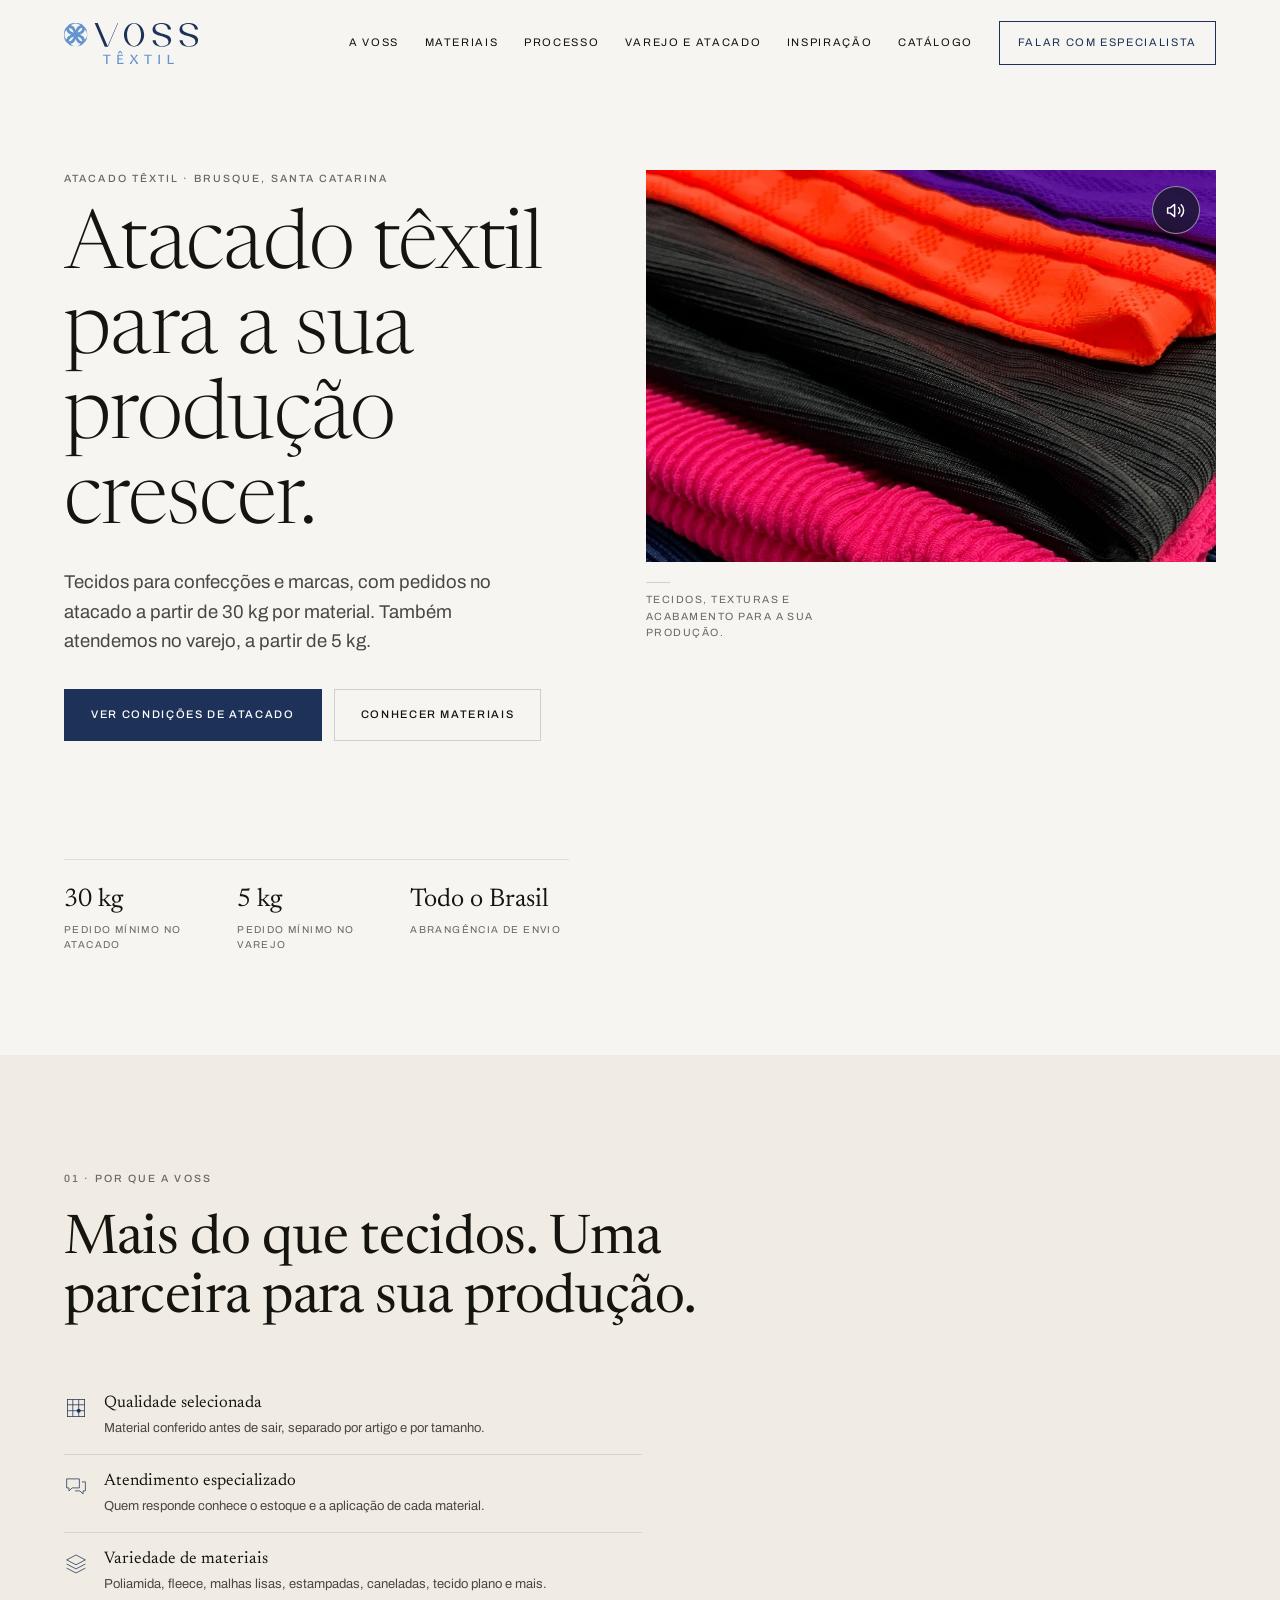
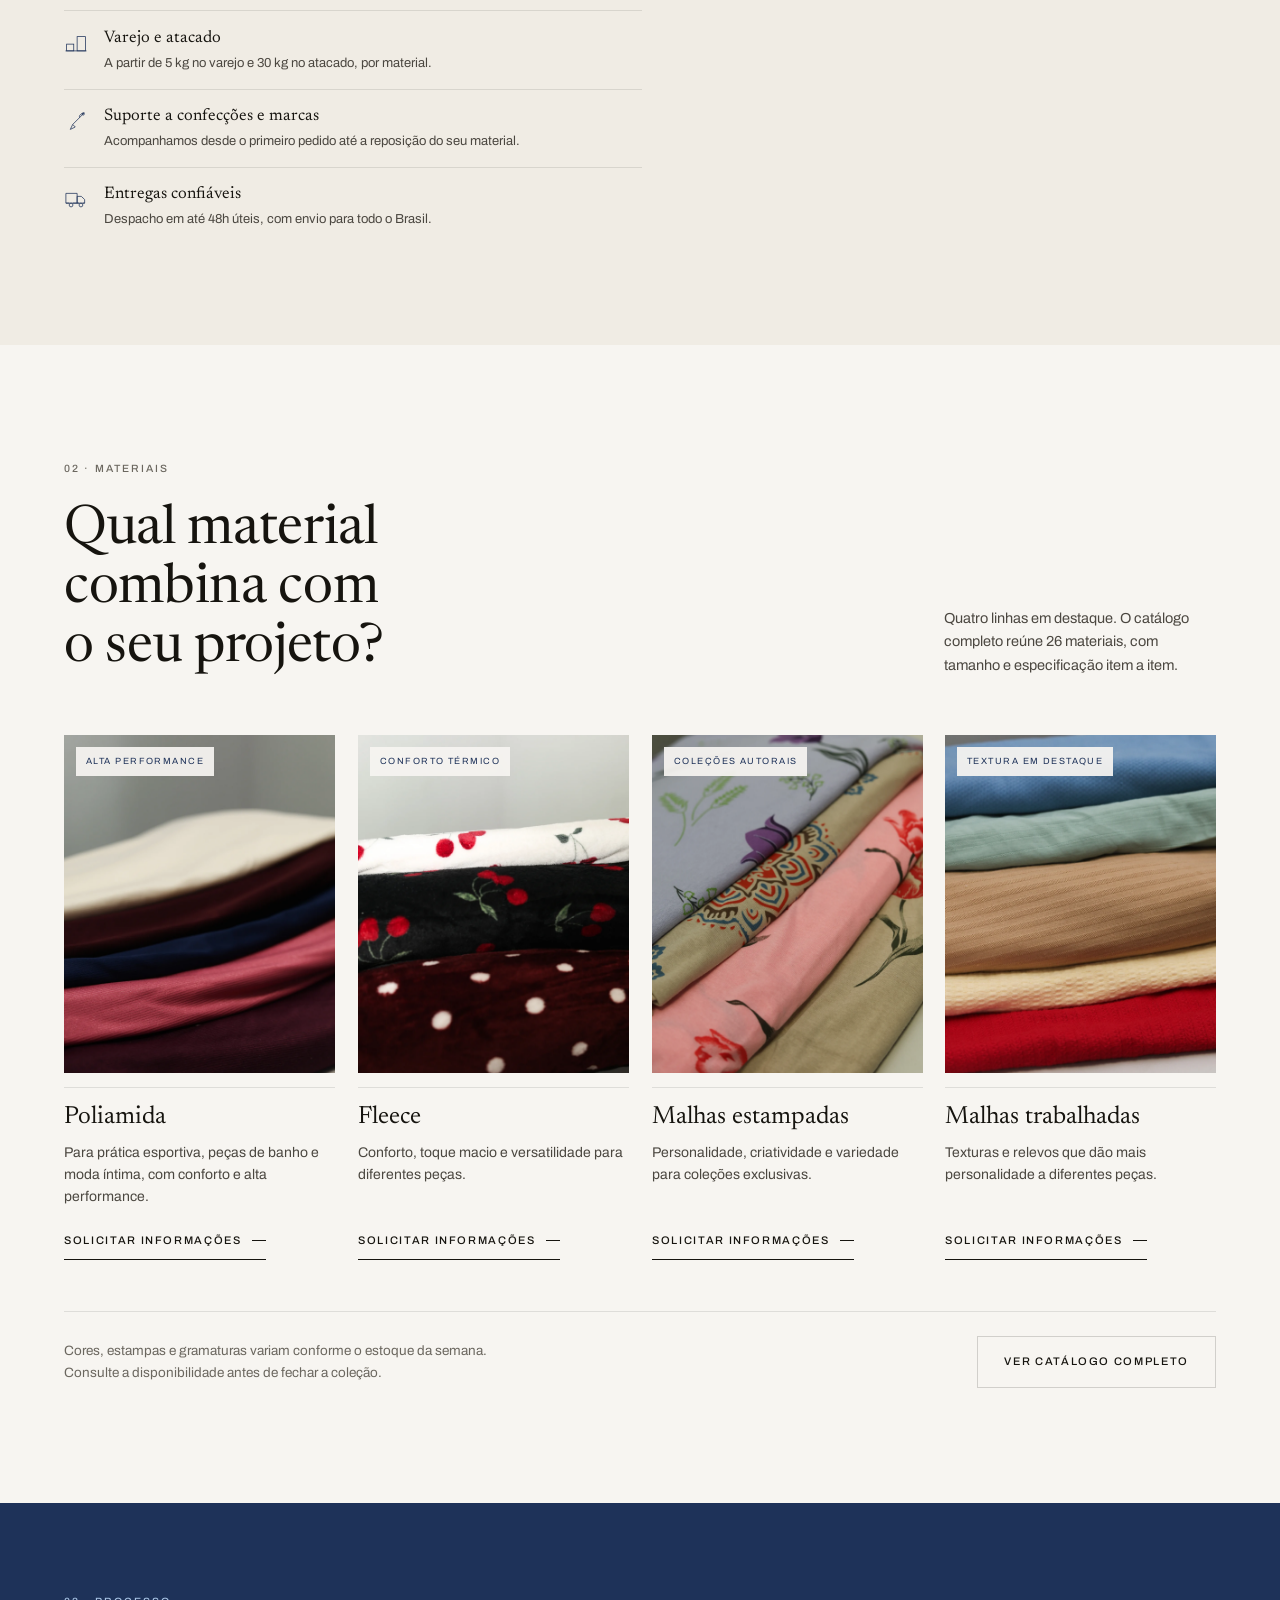
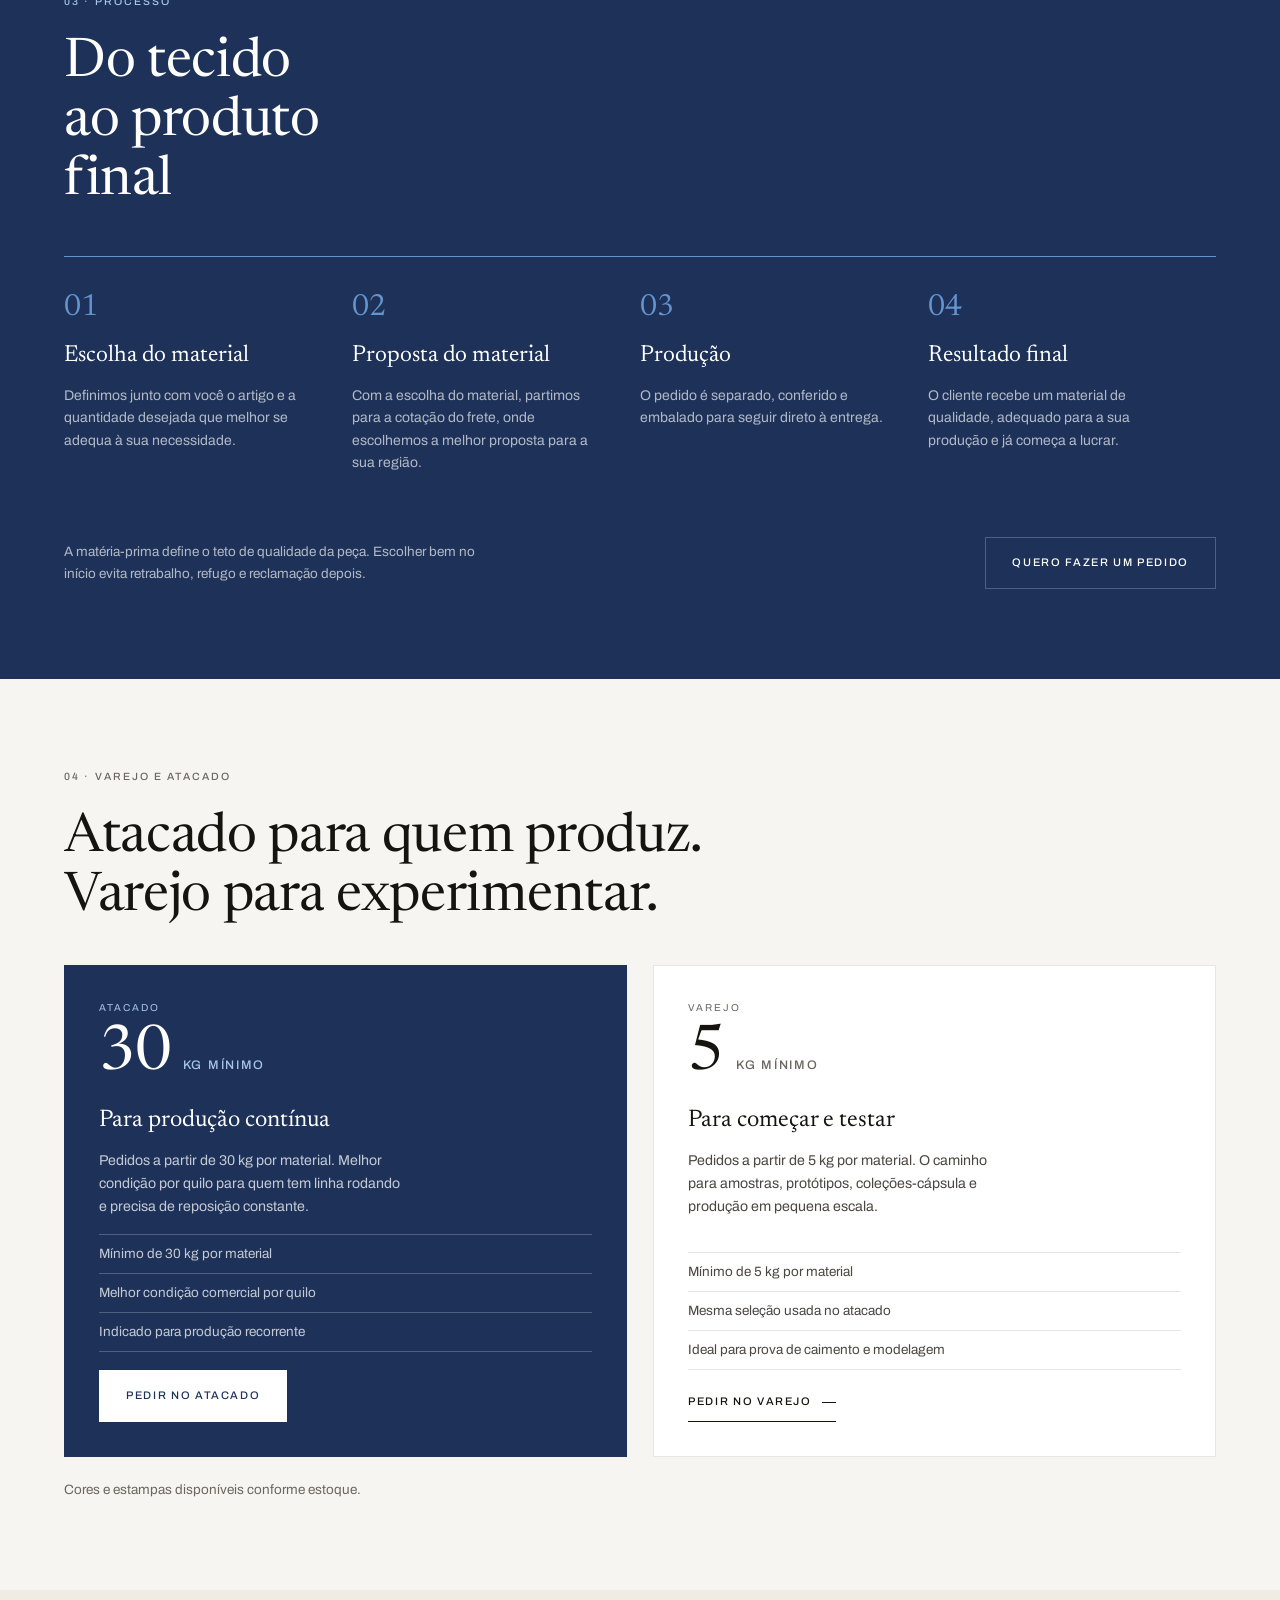
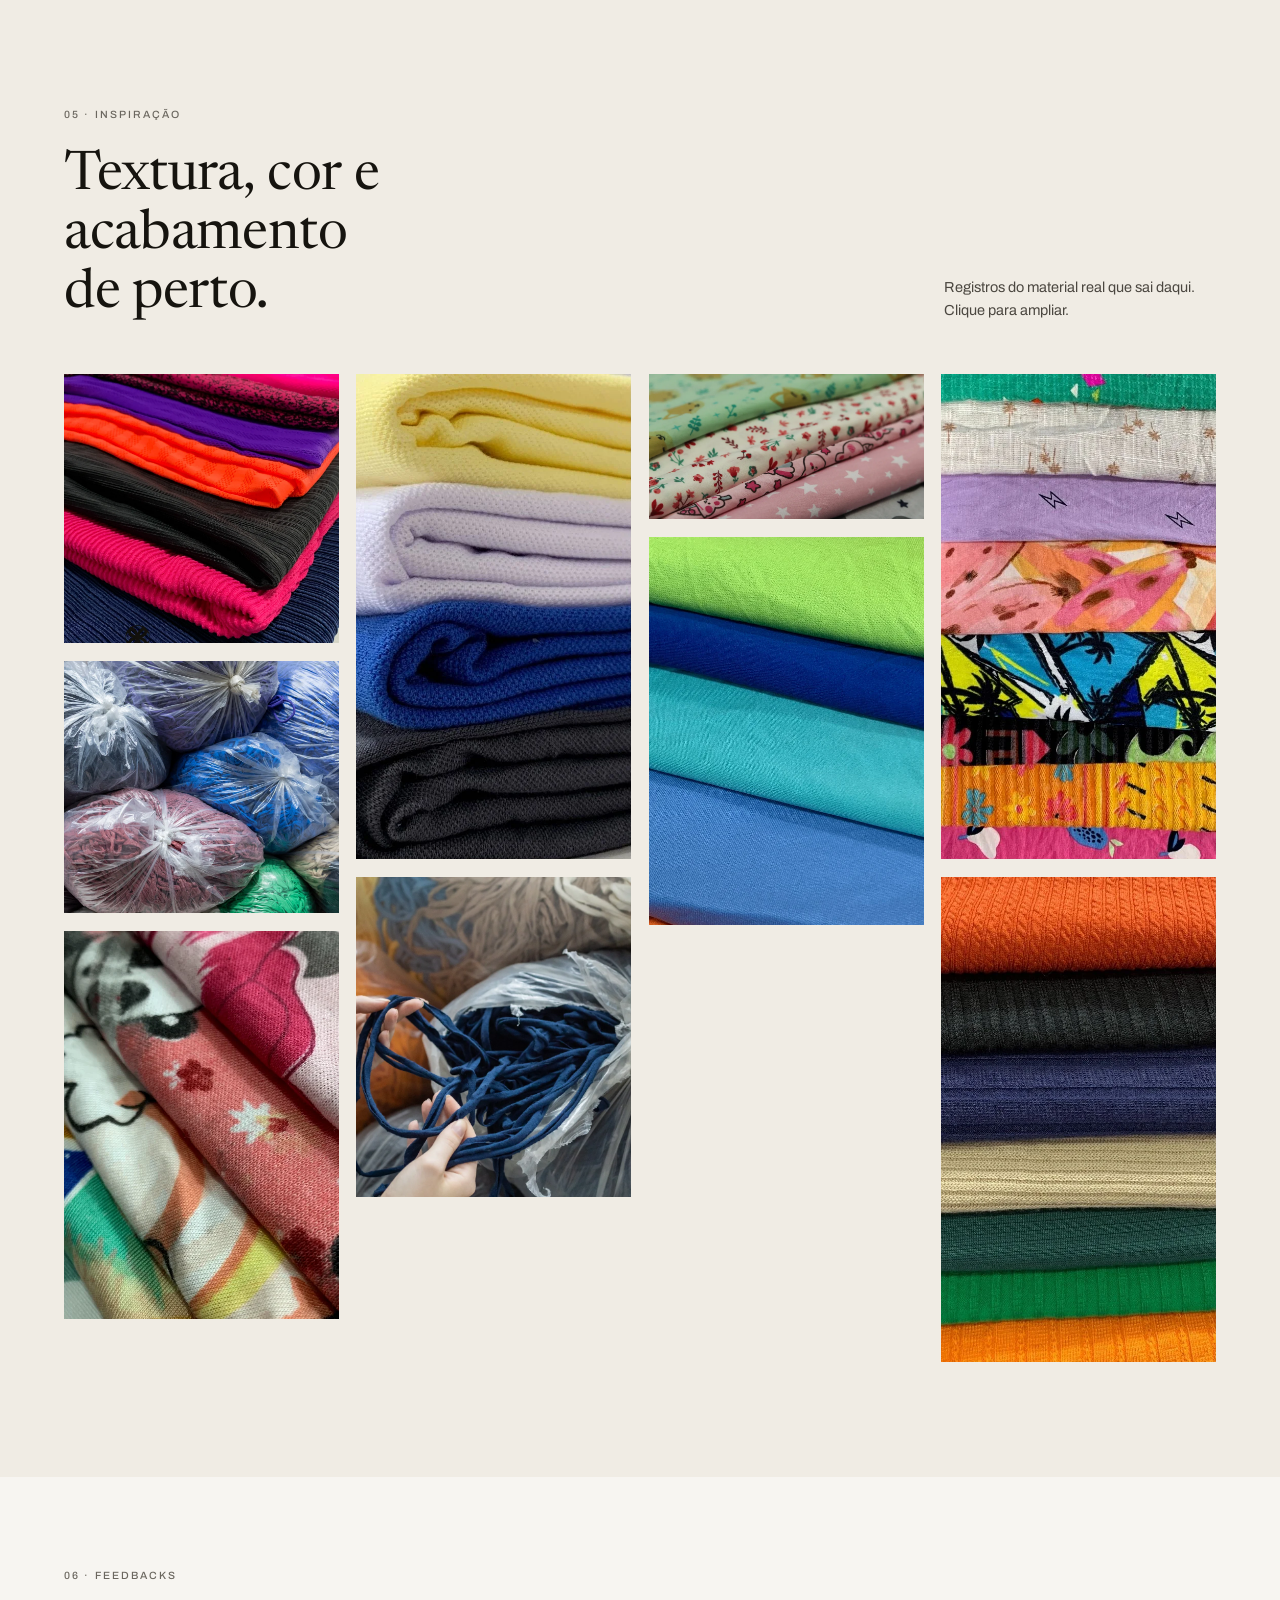
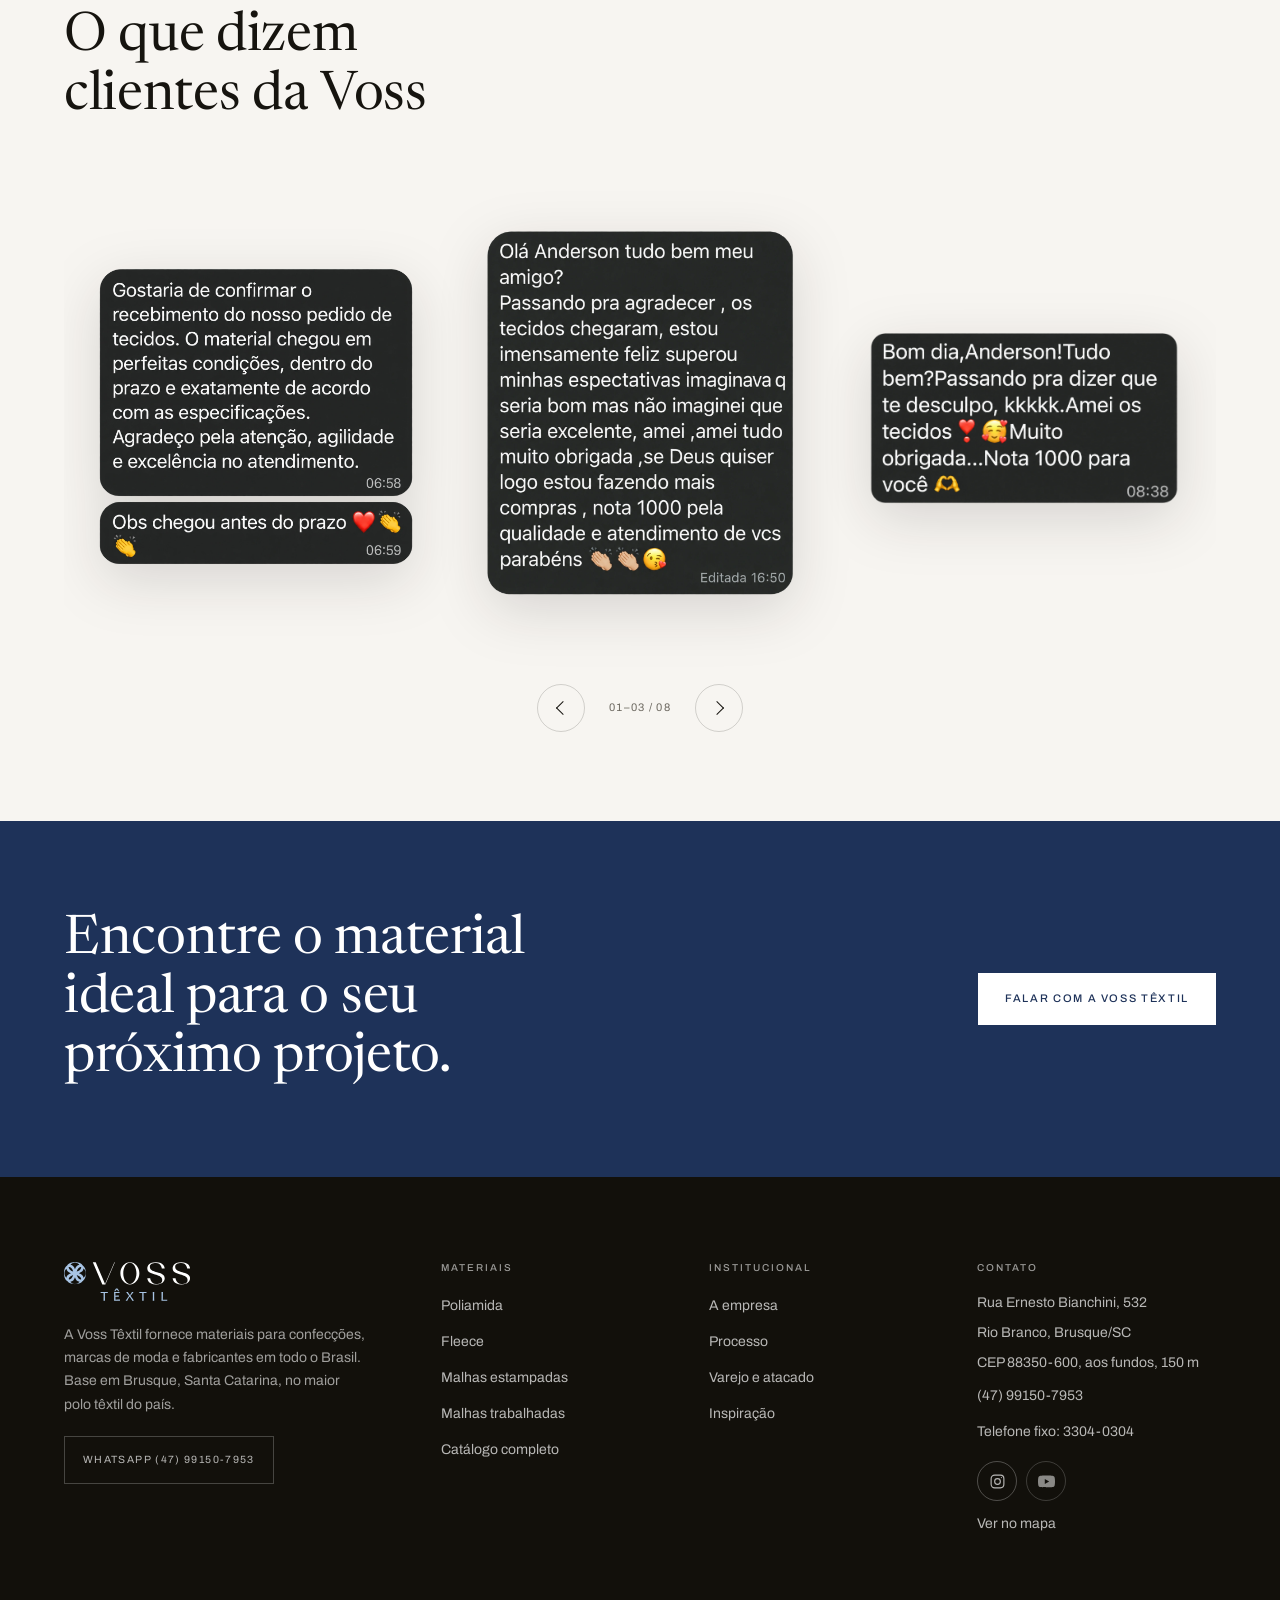
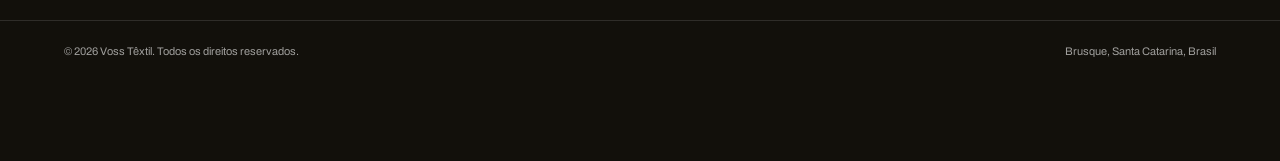
<file: index.html>
<!DOCTYPE html>
<html lang="pt-BR">
<head>
<meta charset="utf-8">
<meta name="viewport" content="width=device-width, initial-scale=1">

<!-- Google Tag Manager -->
<script>(function(w,d,s,l,i){w[l]=w[l]||[];w[l].push({'gtm.start':
new Date().getTime(),event:'gtm.js'});var f=d.getElementsByTagName(s)[0],
j=d.createElement(s),dl=l!='dataLayer'?'&l='+l:'';j.async=true;j.src=
'https://www.googletagmanager.com/gtm.js?id='+i+dl;f.parentNode.insertBefore(j,f);
})(window,document,'script','dataLayer','GTM-PSCLNWM3');</script>
<!-- End Google Tag Manager -->

<title>Atacado têxtil para confecções e marcas | Voss Têxtil | Brusque/SC</title>
<meta name="description" content="Atacado têxtil para confecções, marcas e fabricantes, com pedidos a partir de 30 kg por material. Também atendemos no varejo, a partir de 5 kg. Brusque/SC, envios para todo o Brasil.">
<meta name="theme-color" content="#1e3259">
<link rel="canonical" href="https://voss-zeta.vercel.app/">
<link rel="icon" href="favicon.svg" type="image/svg+xml">

<meta property="og:type" content="website">
<meta property="og:locale" content="pt_BR">
<meta property="og:site_name" content="Voss Têxtil">
<meta property="og:url" content="https://voss-zeta.vercel.app/">
<meta property="og:title" content="Atacado têxtil para confecções e marcas | Voss Têxtil">
<meta property="og:description" content="Atacado têxtil para confecções, marcas de moda e fabricantes, a partir de 30 kg por material. Também atendemos no varejo.">
<meta property="og:image" content="https://voss-zeta.vercel.app/img/og-voss.png">
<meta property="og:image:type" content="image/png">
<meta property="og:image:width" content="1200">
<meta property="og:image:height" content="630">
<meta property="og:image:alt" content="Logo azul da Voss Têxtil">
<meta name="twitter:card" content="summary_large_image">

<link rel="preconnect" href="https://fonts.googleapis.com">
<link rel="preconnect" href="https://fonts.gstatic.com" crossorigin>
<link href="https://fonts.googleapis.com/css2?family=Archivo:wght@300;400;500;600&family=Newsreader:ital,opsz,wght@0,6..72,300;0,6..72,400;0,6..72,500;1,6..72,300&display=swap" rel="stylesheet">
<link rel="preload" as="image" href="img/hero-principal.webp" fetchpriority="high">
<link rel="stylesheet" href="styles.css">
</head>
<body>
<!-- Google Tag Manager (noscript) -->
<noscript><iframe src="https://www.googletagmanager.com/ns.html?id=GTM-PSCLNWM3"
height="0" width="0" style="display:none;visibility:hidden"></iframe></noscript>
<!-- End Google Tag Manager (noscript) -->

<a class="skip" href="#conteudo">Ir para o conteúdo</a>

<!-- ========================================================== header === -->
<header class="hdr" id="hdr">
  <div class="wrap hdr__in">
    <a class="hdr__logo" href="#topo" aria-label="Voss Têxtil, início">
      <img src="img/logo-voss.svg" alt="Voss Têxtil" width="142" height="43" decoding="async">
    </a>

    <nav class="hdr__nav" id="nav" aria-label="Navegação principal">
      <a href="#diferenciais">A Voss</a>
      <a href="#materiais">Materiais</a>
      <a href="#processo">Processo</a>
      <a href="#volumes">Varejo e atacado</a>
      <a href="#inspiracao">Inspiração</a>
      <a href="materiais.html">Catálogo</a>
      <a class="hdr__cta" href="https://wa.me/5547991507953?text=https%3A%2F%2Fvoss-zeta.vercel.app%2F%3Fpreview%3Dlogo%0A%0AOl%C3%A1%2C%20gostaria%20de%20falar%20com%20um%20especialista%20da%20Voss%20T%C3%AAxtil." target="_blank" rel="noopener">Falar com especialista</a>
    </nav>

    <button class="burger" id="burger" type="button" aria-label="Abrir menu" aria-expanded="false" aria-controls="nav">
      <span></span><span></span>
    </button>
  </div>
    <span class="progress" id="progress" aria-hidden="true"></span>
</header>

<main id="conteudo">

<!-- ============================================================ hero === -->
<section class="hero" id="topo">
  <div class="wrap hero__grid">

    <div class="hero__copy">
      <p class="eyebrow rv">Atacado têxtil · Brusque, Santa Catarina</p>

      <h1 class="display rv" data-split="60" style="--d:80ms">Atacado têxtil para a sua produção crescer.</h1>

      <p class="hero__sub rv" style="--d:160ms">
        Tecidos para confecções e marcas, com pedidos no atacado a partir de
        30 kg por material. Também atendemos no varejo, a partir de 5 kg.
      </p>

      <div class="hero__cta rv" style="--d:220ms">
        <a class="btn" href="#volumes">Ver condições de atacado</a>
        <a class="btn btn--ghost" href="#materiais">Conhecer materiais</a>
      </div>

    </div>

    <div class="hero__comp rv" id="heroComp" style="--d:120ms">
      <figure class="hero__video-frame" aria-label="Vídeo institucional da Voss Têxtil">
        <video id="videoInstitucional" muted loop playsinline preload="none" poster="img/hero-principal.webp" aria-label="Vídeo institucional mostrando os tecidos e o processo de trabalho da Voss Têxtil">
          <source src="video/voss-processo.mp4" type="video/mp4">
          Seu navegador não consegue reproduzir este vídeo.
        </video>
        <button class="hero__video-mute" id="videoMute" type="button" aria-label="Ativar áudio do vídeo" aria-pressed="false" aria-controls="videoInstitucional">
          <svg data-muted-icon viewBox="0 0 24 24" fill="none" stroke="currentColor" stroke-width="1.7" stroke-linecap="round" stroke-linejoin="round" aria-hidden="true"><path d="M11 5 6 9H3v6h3l5 4z"/><path d="M15.5 8.5a5 5 0 0 1 0 7m3-10a9 9 0 0 1 0 13"/></svg>
          <svg data-audible-icon viewBox="0 0 24 24" fill="none" stroke="currentColor" stroke-width="1.7" stroke-linecap="round" stroke-linejoin="round" aria-hidden="true" hidden><path d="M11 5 6 9H3v6h3l5 4z"/><path d="m17 9 4 6m0-6-4 6"/></svg>
        </button>
      </figure>
      <p class="hero__comp-cap">Tecidos, texturas e acabamento para a sua produção.</p>
    </div>

    <div class="hero__meta rv" style="--d:300ms">
      <div><strong>30 kg</strong>pedido mínimo no atacado</div>
      <div><strong>5 kg</strong>pedido mínimo no varejo</div>
      <div><strong>Todo o Brasil</strong>abrangência de envio</div>
    </div>

  </div>
</section>

<!-- ==================================================== diferenciais === -->
<section class="section tinted" id="diferenciais">
  <div class="wrap">

    <div class="diff__head rv">
      <p class="eyebrow">01 · Por que a Voss</p>
      <h2 class="h2 rv" data-split="45" style="margin-top:24px">Mais do que tecidos. Uma parceira para sua produção.</h2>
    </div>

    <div class="diff__body">

      <ul class="diff__list" data-stagger="50">

        <li class="rv">
          <div class="ico" aria-hidden="true">
            <svg viewBox="0 0 32 32" fill="none" stroke="currentColor" stroke-width="1">
              <rect x="4.5" y="4.5" width="23" height="23"/>
              <path d="M11.7 4.5v23M19.6 4.5v23M4.5 11.7h23M4.5 19.6h23"/>
              <circle cx="19.6" cy="19.6" r="2.6" fill="currentColor" stroke="none"/>
            </svg>
          </div>
          <div>
            <h3>Qualidade selecionada</h3>
            <p>Material conferido antes de sair, separado por artigo e por tamanho.</p>
          </div>
        </li>

        <li class="rv" style="--d:40ms">
          <div class="ico" aria-hidden="true">
            <svg viewBox="0 0 32 32" fill="none" stroke="currentColor" stroke-width="1">
              <path d="M3.5 6.5h17v12h-9.6L6.6 22.6V18.5H3.5z"/>
              <path d="M24 10.5h4.5v12h-3.1v4.1l-4.3-4.1h-6.4"/>
            </svg>
          </div>
          <div>
            <h3>Atendimento especializado</h3>
            <p>Quem responde conhece o estoque e a aplicação de cada material.</p>
          </div>
        </li>

        <li class="rv" style="--d:80ms">
          <div class="ico" aria-hidden="true">
            <svg viewBox="0 0 32 32" fill="none" stroke="currentColor" stroke-width="1">
              <path d="M16 4 28.5 10.5 16 17 3.5 10.5z"/>
              <path d="M3.5 16 16 22.5 28.5 16"/>
              <path d="M3.5 21.5 16 28 28.5 21.5"/>
            </svg>
          </div>
          <div>
            <h3>Variedade de materiais</h3>
            <p>Poliamida, fleece, malhas lisas, estampadas, caneladas, tecido plano e mais.</p>
          </div>
        </li>

        <li class="rv" style="--d:120ms">
          <div class="ico" aria-hidden="true">
            <svg viewBox="0 0 32 32" fill="none" stroke="currentColor" stroke-width="1">
              <rect x="3.5" y="17.5" width="9.5" height="9"/>
              <rect x="17.5" y="7.5" width="11" height="19"/>
              <path d="M2 26.5h28"/>
            </svg>
          </div>
          <div>
            <h3>Varejo e atacado</h3>
            <p>A partir de 5 kg no varejo e 30 kg no atacado, por material.</p>
          </div>
        </li>

        <li class="rv" style="--d:160ms">
          <div class="ico" aria-hidden="true">
            <svg viewBox="0 0 32 32" fill="none" stroke="currentColor" stroke-width="1">
              <path d="M27 5.2 11.6 20.6"/>
              <circle cx="25.6" cy="6.6" r="1.5"/>
              <path d="M11.6 20.6 8.4 27.2l6.6-3.2z"/>
              <path d="M27 5.2c-4.6.9-7.3 3.3-6.2 6.2"/>
            </svg>
          </div>
          <div>
            <h3>Suporte a confecções e marcas</h3>
            <p>Acompanhamos desde o primeiro pedido até a reposição do seu material.</p>
          </div>
        </li>

        <li class="rv" style="--d:200ms">
          <div class="ico" aria-hidden="true">
            <svg viewBox="0 0 32 32" fill="none" stroke="currentColor" stroke-width="1">
              <path d="M2.5 8.5h15v13h-15z"/>
              <path d="M17.5 12.5h5.6l4.4 4.2v4.8h-10z"/>
              <circle cx="9.4" cy="24" r="2.5"/>
              <circle cx="22.6" cy="24" r="2.5"/>
              <path d="M2.5 21.5h4.4M11.9 21.5h8.2M25.1 21.5h2.4"/>
            </svg>
          </div>
          <div>
            <h3>Entregas confiáveis</h3>
            <p>Despacho em até 48h úteis, com envio para todo o Brasil.</p>
          </div>
        </li>

      </ul>

    </div>
  </div>
</section>

<!-- ======================================================= materiais === -->
<section class="section" id="materiais">
  <div class="wrap">

    <div class="mat__head">
      <div class="rv">
        <p class="eyebrow">02 · Materiais</p>
        <h2 class="h2 rv" data-split="45" style="margin-top:24px; max-width:16ch">Qual material combina com o seu projeto?</h2>
      </div>
      <p class="body rv" style="--d:100ms; max-width:34ch; font-size:14.5px">
        Quatro linhas em destaque. O catálogo completo reúne 26 materiais, com
        tamanho e especificação item a item.
      </p>
    </div>

    <div class="mat__grid" data-stagger="90">

      <article class="mat__card rv">
        <figure class="mat__fig rv rv--img" style="--d:60ms">
          <span class="mat__tag">Alta performance</span>
          <img src="img/materiais/poliamida.webp" alt="Malha de poliamida em bege, vinho, azul-marinho e rosa, com brilho de superfície" width="1200" height="1800" loading="lazy" decoding="async">
        </figure>
        <div class="mat__body">
          <h3>Poliamida</h3>
          <p>Para prática esportiva, peças de banho e moda íntima, com conforto e alta performance.</p>
          <a class="link-u" href="https://wa.me/5547991507953?text=https%3A%2F%2Fvoss-zeta.vercel.app%2F%3Fpreview%3Dlogo%0A%0AOl%C3%A1%2C%20gostaria%20de%20informa%C3%A7%C3%B5es%20sobre%20POLIAMIDA." target="_blank" rel="noopener">Solicitar informações <i></i></a>
        </div>
      </article>

      <article class="mat__card rv" style="--d:80ms">
        <figure class="mat__fig rv rv--img" style="--d:140ms">
          <span class="mat__tag">Conforto térmico</span>
          <img src="img/materiais/fleece.webp" alt="Malha fleece estampada com cerejas em branco e preto, e poá em vinho, com superfície macia" width="1200" height="1800" loading="lazy" decoding="async">
        </figure>
        <div class="mat__body">
          <h3>Fleece</h3>
          <p>Conforto, toque macio e versatilidade para diferentes peças.</p>
          <a class="link-u" href="https://wa.me/5547991507953?text=https%3A%2F%2Fvoss-zeta.vercel.app%2F%3Fpreview%3Dlogo%0A%0AOl%C3%A1%2C%20gostaria%20de%20informa%C3%A7%C3%B5es%20sobre%20FLEECE." target="_blank" rel="noopener">Solicitar informações <i></i></a>
        </div>
      </article>

      <article class="mat__card rv" style="--d:160ms">
        <figure class="mat__fig rv rv--img" style="--d:220ms">
          <span class="mat__tag">Coleções autorais</span>
          <img src="img/materiais/malhas-estampadas.webp" alt="Malhas estampadas com padrões florais em lilás e rosa, e mandalas geométricas" width="1200" height="1800" loading="lazy" decoding="async">
        </figure>
        <div class="mat__body">
          <h3>Malhas estampadas</h3>
          <p>Personalidade, criatividade e variedade para coleções exclusivas.</p>
          <a class="link-u" href="https://wa.me/5547991507953?text=https%3A%2F%2Fvoss-zeta.vercel.app%2F%3Fpreview%3Dlogo%0A%0AOl%C3%A1%2C%20gostaria%20de%20informa%C3%A7%C3%B5es%20sobre%20MALHAS%20ESTAMPADAS." target="_blank" rel="noopener">Solicitar informações <i></i></a>
        </div>
      </article>

      <article class="mat__card rv" style="--d:240ms">
        <figure class="mat__fig rv rv--img" style="--d:300ms">
          <span class="mat__tag">Textura em destaque</span>
          <img src="img/materiais/malhas-trabalhadas.webp" alt="Malhas trabalhadas empilhadas em tons de azul, verde, areia e vermelho" width="1200" height="1498" loading="lazy" decoding="async">
        </figure>
        <div class="mat__body">
          <h3>Malhas trabalhadas</h3>
          <p>Texturas e relevos que dão mais personalidade a diferentes peças.</p>
          <a class="link-u" href="https://wa.me/5547991507953?text=https%3A%2F%2Fvoss-zeta.vercel.app%2F%3Fpreview%3Dlogo%0A%0AOl%C3%A1%2C%20gostaria%20de%20informa%C3%A7%C3%B5es%20sobre%20MALHAS%20TRABALHADAS." target="_blank" rel="noopener">Solicitar informações <i></i></a>
        </div>
      </article>

    </div>

    <div class="mat__foot rv">
      <p>Cores, estampas e gramaturas variam conforme o estoque da semana. Consulte a disponibilidade antes de fechar a coleção.</p>
      <a class="btn btn--ghost" href="materiais.html">Ver catálogo completo</a>
    </div>

  </div>
</section>



<!-- ======================================================== processo === -->
<section class="section section--tight dark" id="processo">
  <div class="wrap">

    <div class="proc__head rv">
      <p class="eyebrow">03 · Processo</p>
      <h2 class="h2 rv" data-split="55" style="margin-top:24px">Do tecido ao produto final</h2>
    </div>

    <div class="proc__track" id="procTrack">
      <div class="proc__line" aria-hidden="true"><span></span></div>

      <ol class="proc__steps">
        <li class="proc__step rv">
          <p class="n">01</p>
          <h3>Escolha do material</h3>
          <p>Definimos junto com você o artigo e a quantidade desejada que melhor se adequa à sua necessidade.</p>
        </li>
        <li class="proc__step rv" style="--d:120ms">
          <p class="n">02</p>
          <h3>Proposta do material</h3>
          <p>Com a escolha do material, partimos para a cotação do frete, onde escolhemos a melhor proposta para a sua região.</p>
        </li>
        <li class="proc__step rv" style="--d:240ms">
          <p class="n">03</p>
          <h3>Produção</h3>
          <p>O pedido é separado, conferido e embalado para seguir direto à entrega.</p>
        </li>
        <li class="proc__step rv" style="--d:360ms">
          <p class="n">04</p>
          <h3>Resultado final</h3>
          <p>O cliente recebe um material de qualidade, adequado para a sua produção e já começa a lucrar.</p>
        </li>
      </ol>
    </div>

    <div class="proc__note rv">
      <p>A matéria-prima define o teto de qualidade da peça. Escolher bem no início evita retrabalho, refugo e reclamação depois.</p>
      <a class="btn btn--ondark" href="https://wa.me/5547991507953?text=https%3A%2F%2Fvoss-zeta.vercel.app%2F%3Fpreview%3Dlogo%0A%0AOl%C3%A1%2C%20quero%20fazer%20um%20pedido." target="_blank" rel="noopener">Quero fazer um pedido</a>
    </div>

  </div>
</section>

<!-- ================================================ varejo e atacado === -->
<section class="section section--tight" id="volumes">
  <div class="wrap">

    <div class="rv">
      <p class="eyebrow">04 · Varejo e atacado</p>
      <h2 class="h2 rv" data-split="45" style="margin-top:24px; max-width:20ch">Atacado para quem produz. Varejo para experimentar.</h2>
    </div>

    <div class="vol__grid" data-stagger="110">

      <article class="vol__card vol__card--accent rv rv--right" style="--d:100ms">
        <p class="vol__kicker">Atacado</p>
        <p class="vol__num"><span data-count="30">30</span><sub>kg mínimo</sub></p>
        <h3>Para produção contínua</h3>
        <p>Pedidos a partir de 30 kg por material. Melhor condição por quilo para quem tem linha rodando e precisa de reposição constante.</p>
        <ul>
          <li>Mínimo de 30 kg por material</li>
          <li>Melhor condição comercial por quilo</li>
          <li>Indicado para produção recorrente</li>
        </ul>
        <a class="btn btn--light" href="https://wa.me/5547991507953?text=https%3A%2F%2Fvoss-zeta.vercel.app%2F%3Fpreview%3Dlogo%0A%0AOl%C3%A1%2C%20gostaria%20de%20fazer%20um%20pedido%20no%20ATACADO%20%28a%20partir%20de%2030%20kg%29." target="_blank" rel="noopener">Pedir no atacado</a>
      </article>

      <article class="vol__card rv rv--left">
        <p class="vol__kicker">Varejo</p>
        <p class="vol__num"><span data-count="5">5</span><sub>kg mínimo</sub></p>
        <h3>Para começar e testar</h3>
        <p>Pedidos a partir de 5 kg por material. O caminho para amostras, protótipos, coleções-cápsula e produção em pequena escala.</p>
        <ul>
          <li>Mínimo de 5 kg por material</li>
          <li>Mesma seleção usada no atacado</li>
          <li>Ideal para prova de caimento e modelagem</li>
        </ul>
        <a class="link-u" href="https://wa.me/5547991507953?text=https%3A%2F%2Fvoss-zeta.vercel.app%2F%3Fpreview%3Dlogo%0A%0AOl%C3%A1%2C%20gostaria%20de%20fazer%20um%20pedido%20no%20VAREJO%20%28a%20partir%20de%205%20kg%29." target="_blank" rel="noopener">Pedir no varejo <i></i></a>
      </article>

    </div>

    <p class="vol__note rv">Cores e estampas disponíveis conforme estoque.</p>

  </div>
</section>

<!-- ====================================================== inspiração === -->
<section class="section tinted" id="inspiracao">
  <div class="wrap">

    <div class="insp__head">
      <div class="rv">
        <p class="eyebrow">05 · Inspiração</p>
        <h2 class="h2 rv" data-split="45" style="margin-top:24px; max-width:15ch">Textura, cor e acabamento de perto.</h2>
      </div>
      <p class="body rv" style="--d:100ms; max-width:34ch; font-size:14.5px">
        Registros do material real que sai daqui. Clique para ampliar.
      </p>
    </div>

    <div class="masonry" id="masonry" data-stagger="55">
      <figure class="rv"><button type="button" data-cap="Malha canelada, close de textura"><img src="img/inspiracao/tecidos-canelados.webp" alt="Close de malhas caneladas dobradas em azul-marinho, pink, preto e laranja" width="1080" height="1060" loading="lazy" decoding="async"><figcaption>Canelado · textura</figcaption></button></figure>
      <figure class="rv"><button type="button" data-cap="Piquet"><img src="img/inspiracao/piquet-pilha.webp" alt="Amostras de piquet empilhadas em amarelo, branco, azul e preto" width="538" height="950" loading="lazy" decoding="async"><figcaption>Piquet</figcaption></button></figure>
      <figure class="rv"><button type="button" data-cap="Malha exclusiva com estampas infantis"><img src="img/inspiracao/malha-exclusiva-infantil.webp" alt="Retalhos de malha exclusiva com estampas infantis em verde, rosa e cinza" width="1080" height="570" loading="lazy" decoding="async"><figcaption>Malha exclusiva · estampas</figcaption></button></figure>
      <figure class="rv"><button type="button" data-cap="Estampas diversas em malha"><img src="img/inspiracao/estampas-diversas.webp" alt="Malhas estampadas diversas empilhadas" width="538" height="950" loading="lazy" decoding="async"><figcaption>Estampas · variedade</figcaption></button></figure>
      <figure class="rv"><button type="button" data-cap="Helanca em cartela de cores"><img src="img/inspiracao/helanca-cores.webp" alt="Malhas de helanca em verde-limão, azul e turquesa" width="538" height="760" loading="lazy" decoding="async"><figcaption>Helanca · cartela</figcaption></button></figure>
      <figure class="rv"><button type="button" data-cap="Fardos separados no estoque"><img src="img/inspiracao/fardos-estoque.webp" alt="Fardos de malha embalados e empilhados no estoque" width="1080" height="990" loading="lazy" decoding="async"><figcaption>Estoque · fardos</figcaption></button></figure>
      <figure class="rv"><button type="button" data-cap="Tiras de rama"><img src="img/inspiracao/tiras-conferencia.webp" alt="Tiras de malha azul-marinho sendo manuseadas" width="840" height="980" loading="lazy" decoding="async"><figcaption>Tiras de rama</figcaption></button></figure>
      <figure class="rv"><button type="button" data-cap="Canelado em cores vivas"><img src="img/inspiracao/malha-canelada.webp" alt="Retalhos de malha canelada em laranja, preto, azul e verde" width="538" height="950" loading="lazy" decoding="async"><figcaption>Canelado · cores</figcaption></button></figure>
      <figure class="rv"><button type="button" data-cap="Borrão estampado em rolo"><img src="img/inspiracao/borrao-rolos.webp" alt="Rolos de malha estampada tipo borrão" width="538" height="760" loading="lazy" decoding="async"><figcaption>Borrão · estampas</figcaption></button></figure>
    </div>

  </div>
</section>

<!-- ===================================================== depoimentos === -->
<section class="section section--tight" id="depoimentos">
  <div class="wrap">

    <div class="rv">
      <p class="eyebrow">06 · Feedbacks</p>
      <h2 class="h2 rv" data-split="45" style="margin-top:24px; max-width:17ch">O que dizem clientes da Voss</h2>
    </div>

    <div class="dep__carousel rv" id="feedbackCarousel" role="region" aria-roledescription="carrossel" aria-label="Mensagens reais de clientes da Voss">
      <div class="dep__viewport" id="feedbackViewport" tabindex="0" aria-live="polite">
        <div class="dep__track" id="feedbackTrack">
          <figure class="dep__slide is-active" aria-hidden="false"><img src="img/feedbacks/bubbles/01.webp" alt="Cliente confirma que o pedido chegou em perfeitas condições e antes do prazo." width="1241" height="1267" loading="eager" decoding="async"></figure>
          <figure class="dep__slide is-active" aria-hidden="false"><img src="img/feedbacks/bubbles/02.webp" alt="Cliente agradece pelo recebimento dos tecidos, elogia a qualidade e diz que pretende comprar novamente." width="1142" height="1377" loading="eager" decoding="async"></figure>
          <figure class="dep__slide is-active" aria-hidden="false"><img src="img/feedbacks/bubbles/03.webp" alt="Cliente diz que amou os tecidos e agradece à Voss." width="1593" height="987" loading="eager" decoding="async"></figure>
          <figure class="dep__slide" aria-hidden="true"><img src="img/feedbacks/bubbles/04.webp" alt="Cliente agradece pela qualidade dos tecidos e pela rapidez da entrega." width="2000" height="783" loading="lazy" decoding="async"></figure>
          <figure class="dep__slide" aria-hidden="true"><img src="img/feedbacks/bubbles/05.webp" alt="Cliente relata que ficou encantada com a qualidade das malhas e com as possibilidades de criação." width="1083" height="1452" loading="lazy" decoding="async"></figure>
          <figure class="dep__slide" aria-hidden="true"><img src="img/feedbacks/bubbles/06.webp" alt="Cliente agradece pelo pedido e elogia os tecidos de poliamida." width="1547" height="1017" loading="lazy" decoding="async"></figure>
          <figure class="dep__slide" aria-hidden="true"><img src="img/feedbacks/bubbles/07.webp" alt="Cliente agradece, diz que gostou dos tecidos e elogia o material." width="2000" height="668" loading="lazy" decoding="async"></figure>
          <figure class="dep__slide" aria-hidden="true"><img src="img/feedbacks/bubbles/08.webp" alt="Cliente mostra peças criadas com os tecidos da Voss e elogia a qualidade." width="2000" height="701" loading="lazy" decoding="async"></figure>
        </div>
      </div>
      <div class="dep__controls">
        <button class="dep__arrow" type="button" id="feedbackPrev" aria-label="Feedback anterior"><span aria-hidden="true"></span></button>
        <p class="dep__count" id="feedbackCount" aria-live="off">01–03 / 08</p>
        <button class="dep__arrow dep__arrow--next" type="button" id="feedbackNext" aria-label="Próximo feedback"><span aria-hidden="true"></span></button>
      </div>
    </div>

  </div>
</section>

<!-- ============================================================= cta === -->
<section class="section section--tight dark" id="contato">
  <div class="wrap cta__in">
    <h2 class="h2 rv" data-split="45">Encontre o material ideal para o seu próximo projeto.</h2>
    <a class="btn btn--light rv" style="--d:100ms" href="https://wa.me/5547991507953?text=https%3A%2F%2Fvoss-zeta.vercel.app%2F%3Fpreview%3Dlogo%0A%0AOl%C3%A1%2C%20gostaria%20de%20encontrar%20o%20material%20ideal%20para%20o%20meu%20projeto." target="_blank" rel="noopener">Falar com a Voss Têxtil</a>
  </div>
</section>

</main>

<!-- ========================================================== rodapé === -->
<footer class="ft">
  <div class="wrap ft__top">

    <div>
      <img class="ft__logo" src="img/logo-voss-branco.svg" alt="Voss Têxtil" width="142" height="43" decoding="async">
      <p class="ft__about">
        A Voss Têxtil fornece materiais para confecções, marcas de moda e
        fabricantes em todo o Brasil. Base em Brusque, Santa Catarina, no maior
        polo têxtil do país.
      </p>
      <a class="ft__wa" href="https://wa.me/5547991507953?text=https%3A%2F%2Fvoss-zeta.vercel.app%2F%3Fpreview%3Dlogo%0A%0AOl%C3%A1%2C%20vim%20pelo%20site%20da%20Voss%20T%C3%AAxtil." target="_blank" rel="noopener">WhatsApp (47) 99150-7953</a>
    </div>

    <div class="ft__col">
      <h4>Materiais</h4>
      <ul>
        <li><a href="#materiais">Poliamida</a></li>
        <li><a href="#materiais">Fleece</a></li>
        <li><a href="#materiais">Malhas estampadas</a></li>
        <li><a href="#materiais">Malhas trabalhadas</a></li>
        <li><a href="materiais.html">Catálogo completo</a></li>
      </ul>
    </div>

    <div class="ft__col">
      <h4>Institucional</h4>
      <ul>
        <li><a href="#diferenciais">A empresa</a></li>
        <li><a href="#processo">Processo</a></li>
        <li><a href="#volumes">Varejo e atacado</a></li>
        <li><a href="#inspiracao">Inspiração</a></li>
      </ul>
    </div>

    <div class="ft__col">
      <h4>Contato</h4>
      <ul>
        <li>Rua Ernesto Bianchini, 532</li>
        <li>Rio Branco, Brusque/SC</li>
        <li>CEP 88350-600, aos fundos, 150 m</li>
        <li><a href="tel:+5547991507953">(47) 99150-7953</a></li>
        <li>Telefone fixo: <a href="tel:+554733040304">3304-0304</a></li>
        <li class="ft__socials">
          <a class="ft__social" href="https://www.instagram.com/vosstextil/" target="_blank" rel="noopener" aria-label="Instagram da Voss Têxtil">
            <svg viewBox="0 0 24 24" fill="none" stroke="currentColor" stroke-width="1.6" stroke-linecap="round" stroke-linejoin="round" aria-hidden="true"><rect x="3" y="3" width="18" height="18" rx="5"/><circle cx="12" cy="12" r="4"/><circle cx="17.5" cy="6.5" r=".8" fill="currentColor" stroke="none"/></svg>
          </a>
          <span class="ft__social ft__social--pending" role="img" aria-label="YouTube da Voss Têxtil">
            <svg viewBox="0 0 24 24" fill="currentColor" aria-hidden="true"><path d="M23.5 6.2a3 3 0 0 0-2.1-2.1C19.5 3.6 12 3.6 12 3.6s-7.5 0-9.4.5A3 3 0 0 0 .5 6.2 31 31 0 0 0 0 12a31 31 0 0 0 .5 5.8 3 3 0 0 0 2.1 2.1c1.9.5 9.4.5 9.4.5s7.5 0 9.4-.5a3 3 0 0 0 2.1-2.1A31 31 0 0 0 24 12a31 31 0 0 0-.5-5.8ZM9.6 15.6V8.4l6.2 3.6-6.2 3.6Z"/></svg>
          </span>
        </li>
        <li><a href="https://www.google.com/maps/search/?api=1&amp;query=Rua+Ernesto+Bianchini%2C+532+-+Rio+Branco%2C+Brusque+-+SC" target="_blank" rel="noopener">Ver no mapa</a></li>
      </ul>
    </div>

  </div>

  <div class="wrap ft__bot">
    <span>© <span id="ano">2026</span> Voss Têxtil. Todos os direitos reservados.</span>
    <span>Brusque, Santa Catarina, Brasil</span>
  </div>
</footer>

<!-- =============================================== whatsapp flutuante === -->
<a class="wa-float" id="waFloat"
   href="https://wa.me/5547991507953?text=https%3A%2F%2Fvoss-zeta.vercel.app%2F%3Fpreview%3Dlogo%0A%0AOl%C3%A1%2C%20vim%20pelo%20site%20da%20Voss%20T%C3%AAxtil."
   target="_blank" rel="noopener" aria-label="Falar com a Voss Têxtil no WhatsApp">
  <svg viewBox="0 0 24 24" aria-hidden="true" fill="currentColor">
    <path d="M12.04 2C6.58 2 2.13 6.45 2.13 11.91c0 1.75.46 3.45 1.32 4.95L2 22l5.25-1.38a9.9 9.9 0 0 0 4.79 1.22h.01c5.46 0 9.91-4.45 9.91-9.91 0-2.65-1.03-5.14-2.9-7.01A9.82 9.82 0 0 0 12.04 2Zm0 18.15h-.01a8.2 8.2 0 0 1-4.19-1.15l-.3-.18-3.12.82.83-3.04-.2-.31a8.2 8.2 0 0 1-1.26-4.38c0-4.54 3.7-8.24 8.25-8.24 2.2 0 4.27.86 5.83 2.42a8.19 8.19 0 0 1 2.41 5.83c0 4.54-3.7 8.23-8.24 8.23Zm4.52-6.17c-.25-.12-1.47-.72-1.69-.81-.23-.08-.39-.12-.56.13-.16.24-.64.8-.78.97-.15.16-.29.18-.53.06-.25-.12-1.05-.39-1.99-1.23-.74-.66-1.23-1.47-1.38-1.71-.14-.25-.01-.38.11-.5.11-.11.25-.29.37-.43.13-.15.17-.25.25-.41.08-.17.04-.31-.02-.43-.06-.12-.56-1.34-.76-1.84-.2-.48-.4-.42-.56-.43h-.47c-.16 0-.43.06-.65.31-.22.24-.85.83-.85 2.03s.87 2.35.99 2.51c.12.16 1.71 2.61 4.14 3.66.58.25 1.03.4 1.38.51.58.19 1.11.16 1.53.1.47-.07 1.47-.6 1.67-1.18.21-.58.21-1.07.15-1.18-.06-.1-.22-.16-.47-.28Z"/>
  </svg>
</a>

<!-- ======================================================== lightbox === -->
<div class="lb" id="lb" role="dialog" aria-modal="true" aria-label="Imagem ampliada">
  <button class="lb__close" id="lbClose" type="button">Fechar</button>
  <button class="lb__nav lb__nav--prev" id="lbPrev" type="button" aria-label="Imagem anterior"><span aria-hidden="true"></span></button>
  <img id="lbImg" alt="" decoding="async">
  <button class="lb__nav lb__nav--next" id="lbNext" type="button" aria-label="Próxima imagem"><span aria-hidden="true"></span></button>
  <p class="lb__cap"><span id="lbCap"></span><span class="lb__count" id="lbCount"></span></p>
</div>

<script type="application/ld+json">
{
  "@context": "https://schema.org",
  "@type": "LocalBusiness",
  "name": "Voss Têxtil",
  "description": "Fornecimento de materiais têxteis para confecções, marcas de moda e fabricantes. Varejo a partir de 5 kg e atacado a partir de 30 kg.",
  "image": "https://voss-zeta.vercel.app/img/og-voss.png",
  "url": "https://voss-zeta.vercel.app/",
  "telephone": "+55-47-99150-7953",
  "address": {
    "@type": "PostalAddress",
    "streetAddress": "Rua Ernesto Bianchini, 532",
    "addressLocality": "Brusque",
    "addressRegion": "SC",
    "postalCode": "88350-600",
    "addressCountry": "BR"
  },
  "areaServed": "BR",
  "sameAs": ["https://www.instagram.com/vosstextil/"]
}
</script>

<script src="main.js" defer></script>
</body>
</html>
</file>
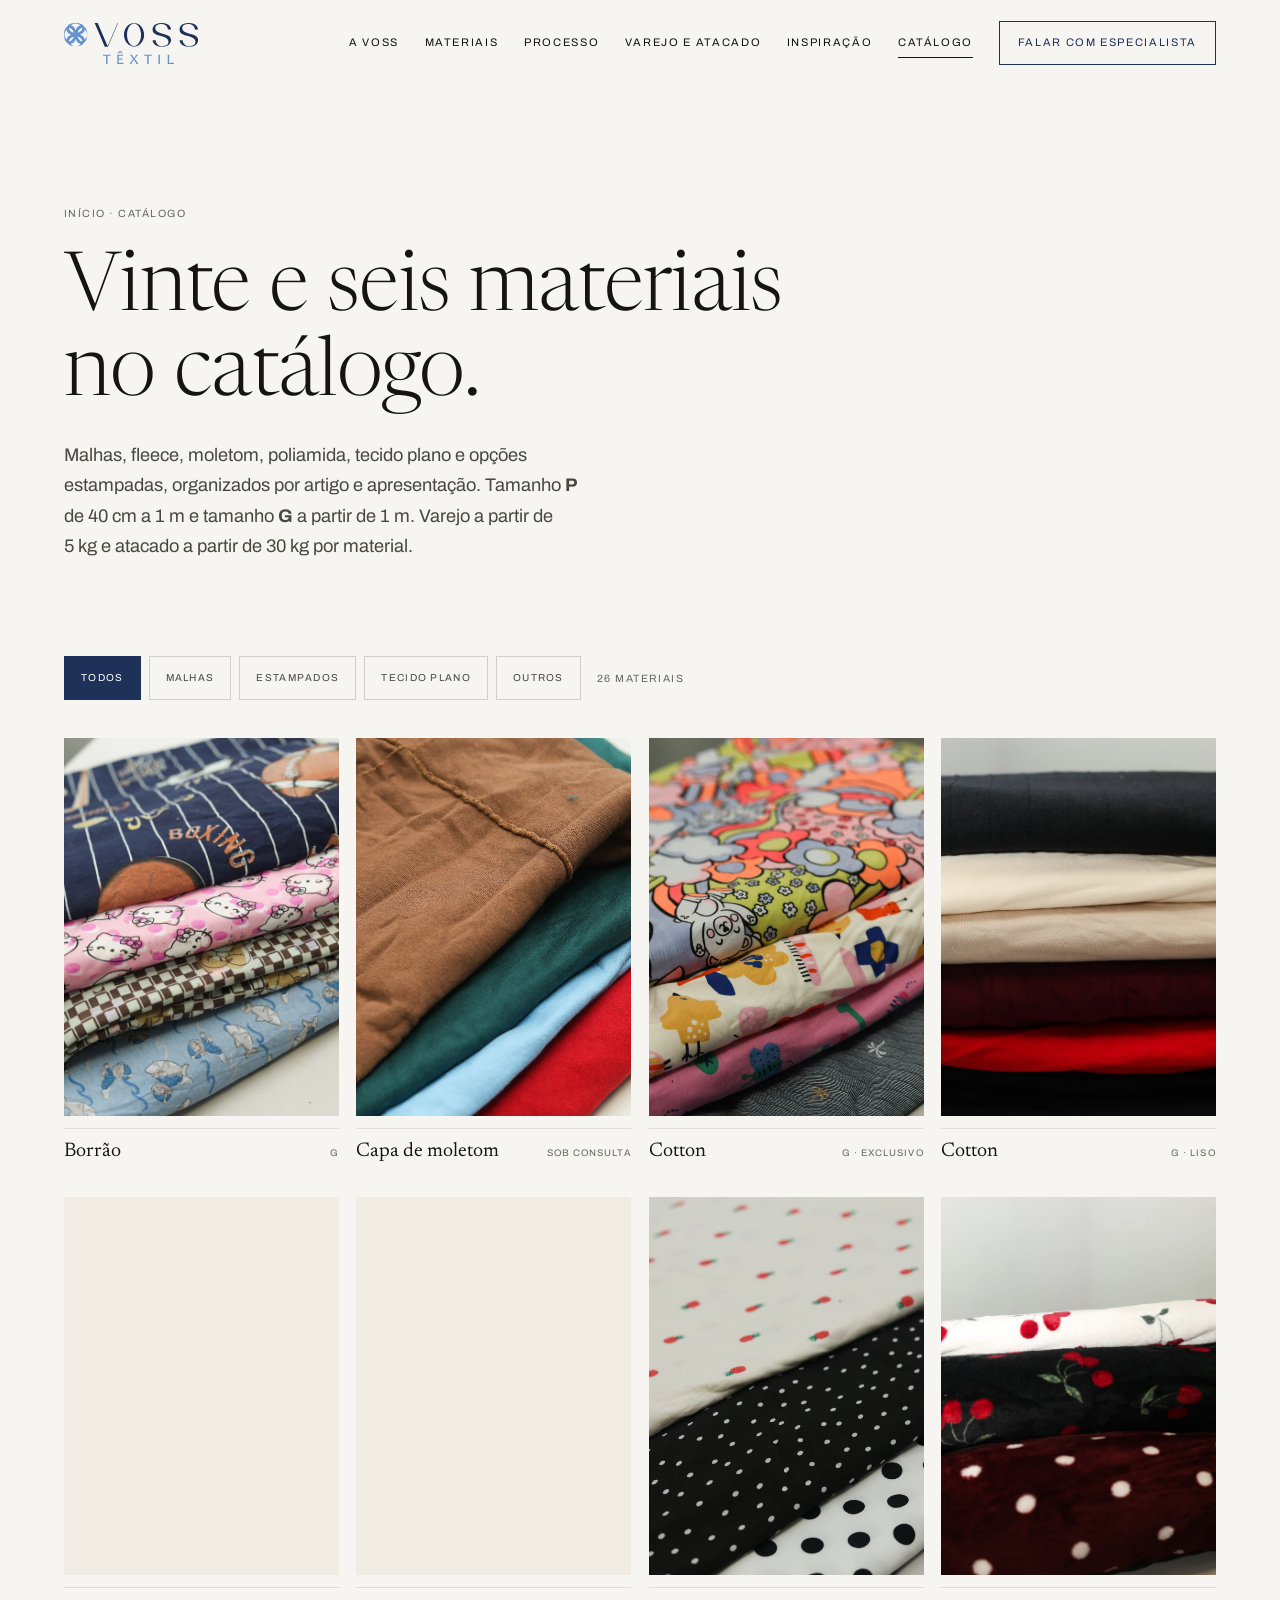
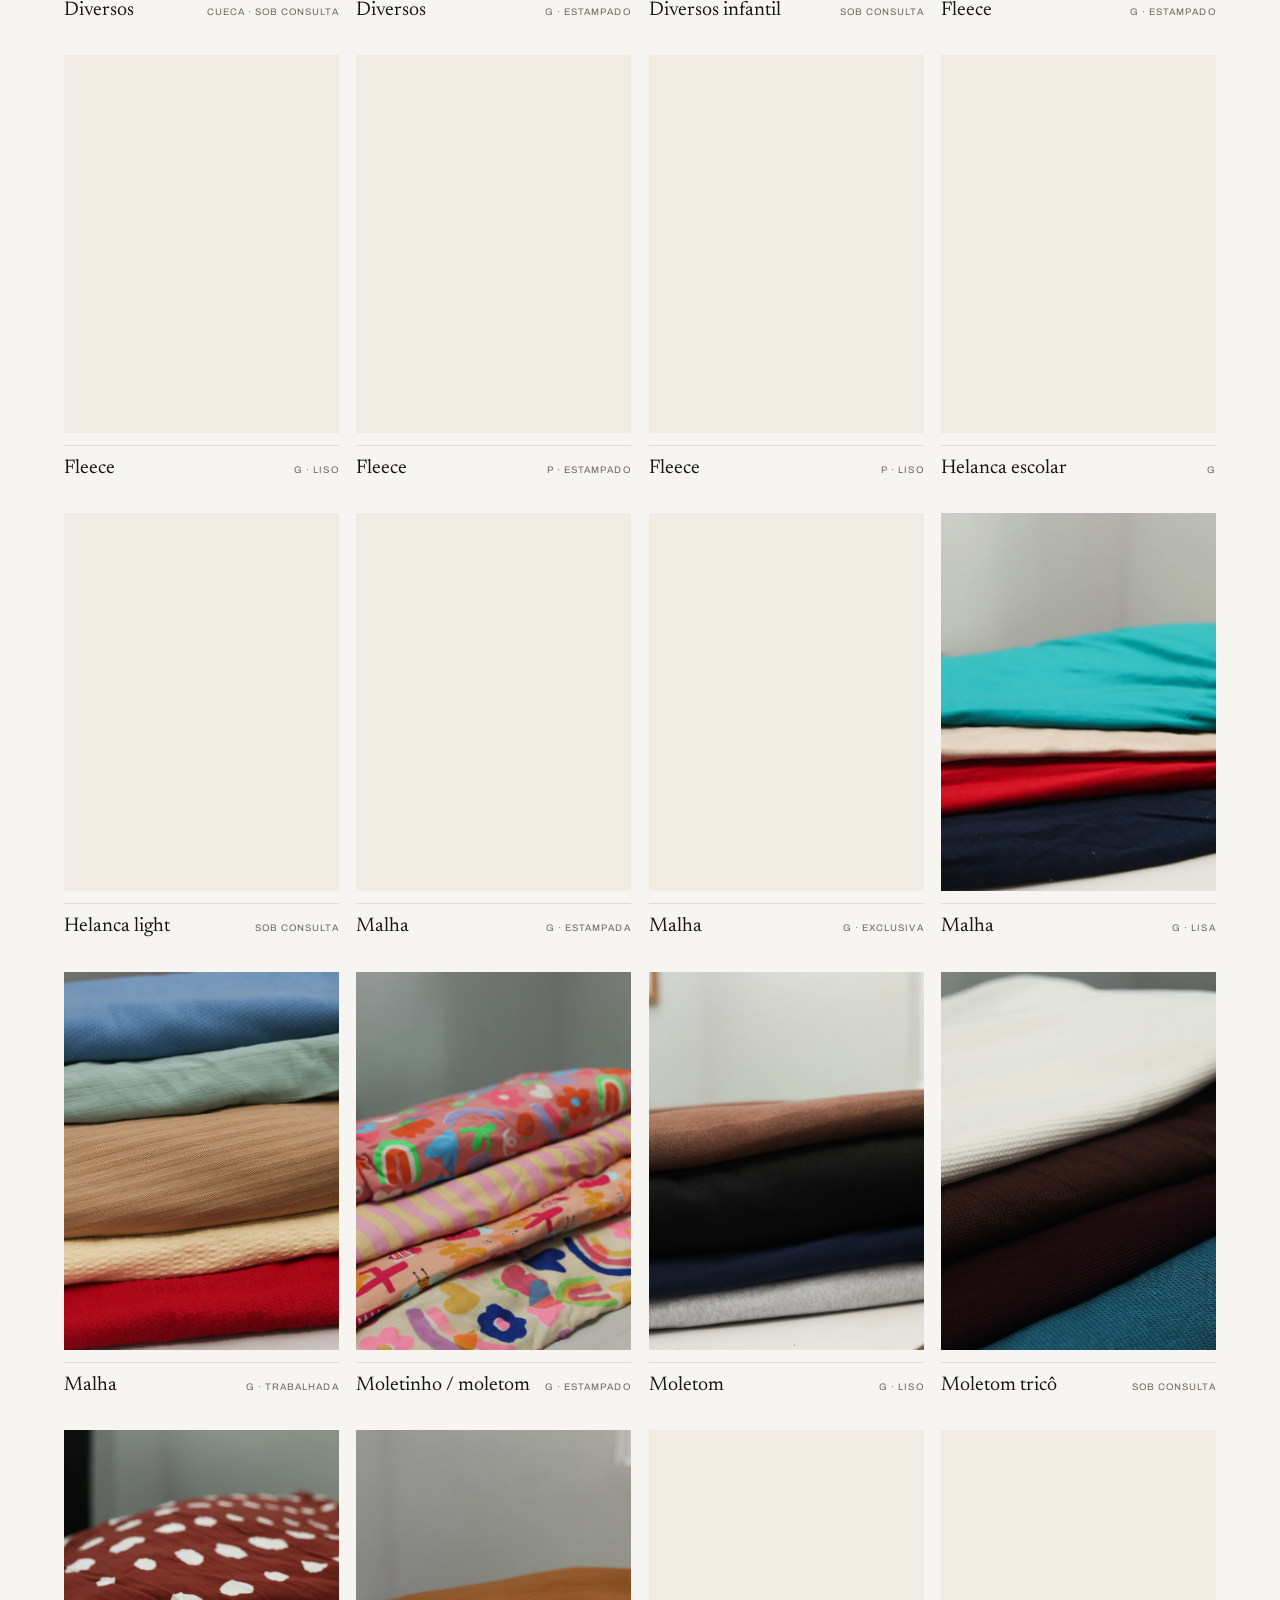
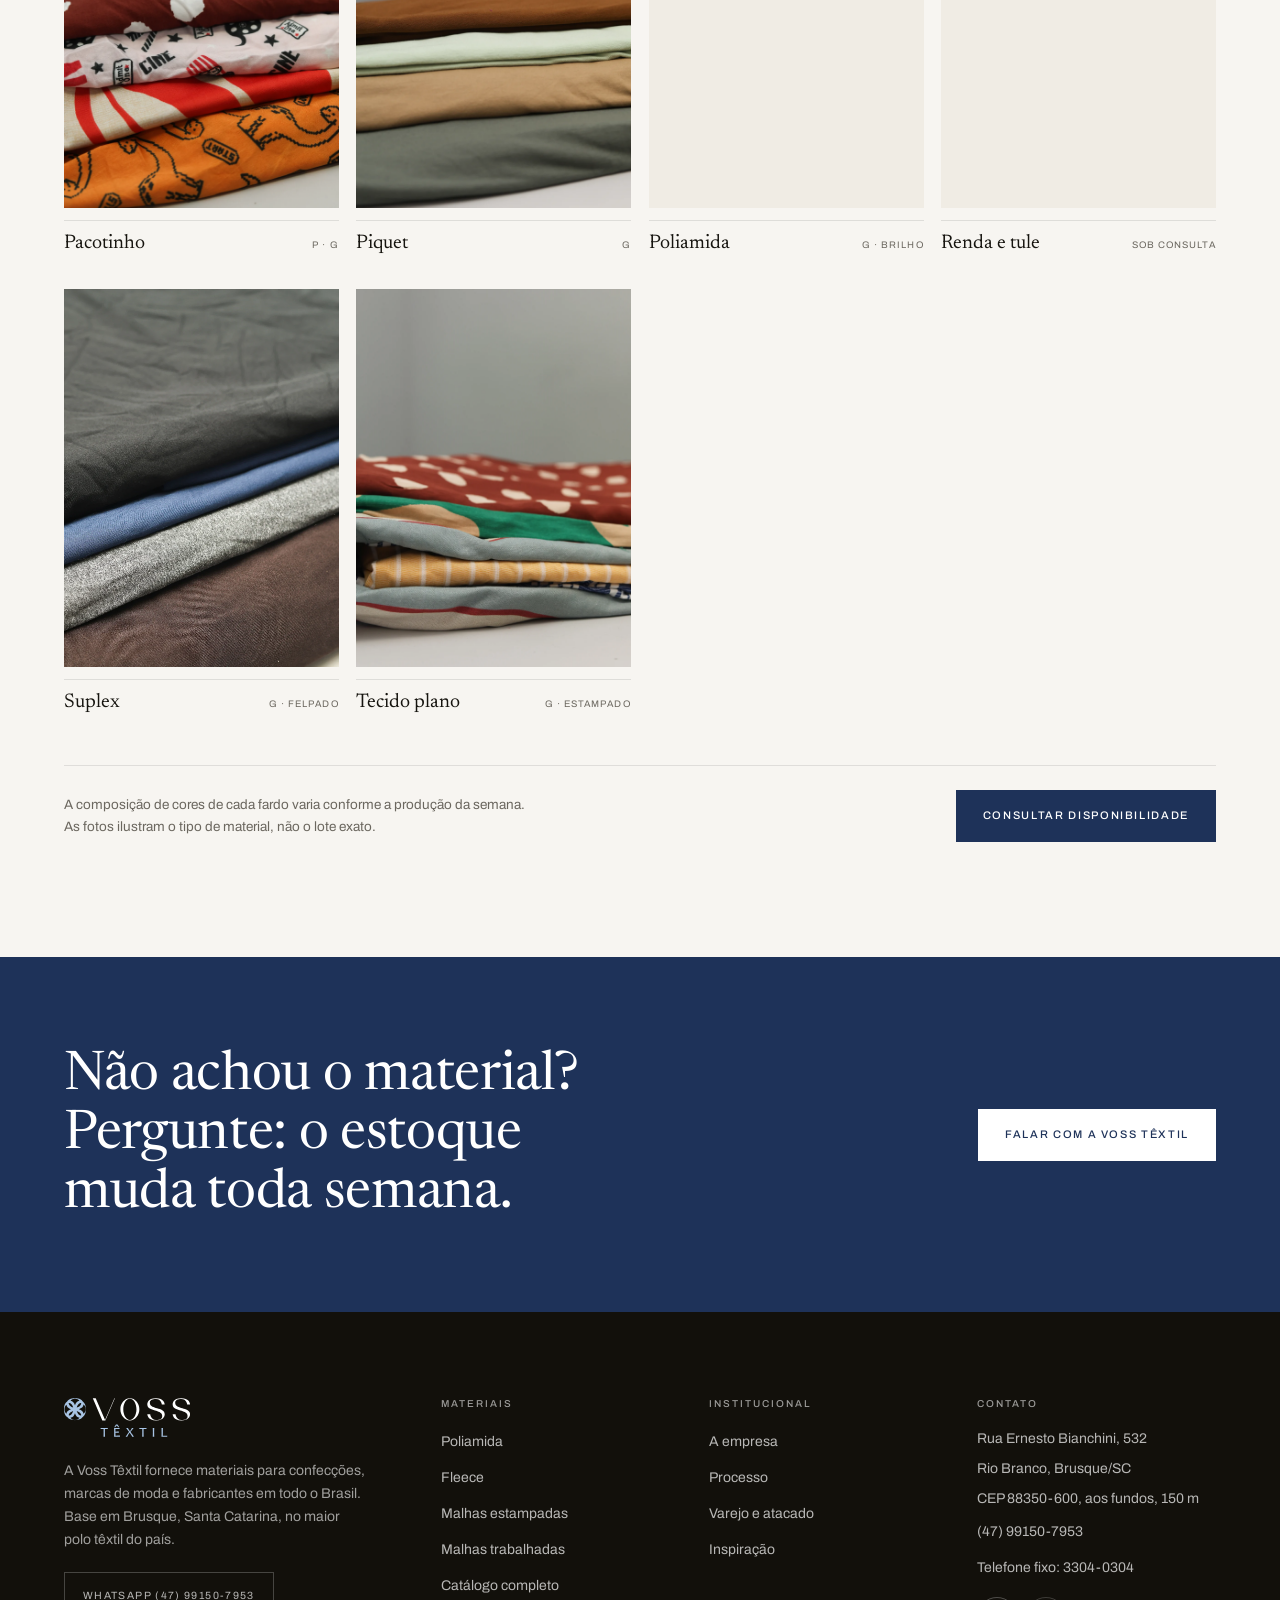
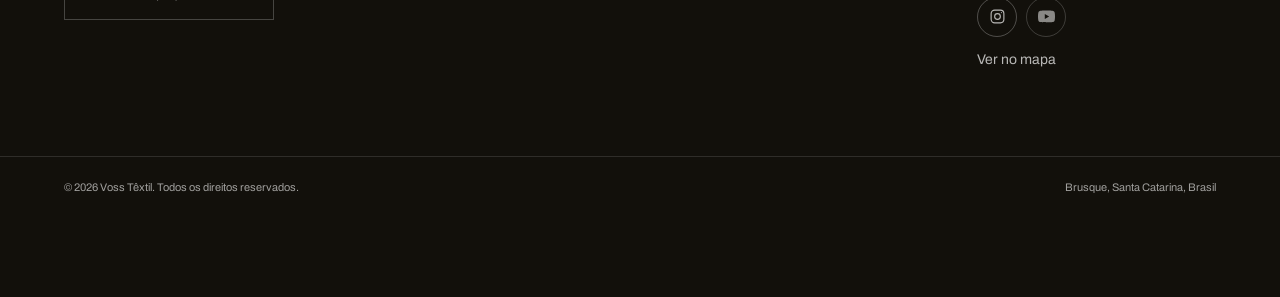
<file: materiais.html>
<!DOCTYPE html>
<html lang="pt-BR">
<head>
<meta charset="utf-8">
<meta name="viewport" content="width=device-width, initial-scale=1">

<!-- Google Tag Manager -->
<script>(function(w,d,s,l,i){w[l]=w[l]||[];w[l].push({'gtm.start':
new Date().getTime(),event:'gtm.js'});var f=d.getElementsByTagName(s)[0],
j=d.createElement(s),dl=l!='dataLayer'?'&l='+l:'';j.async=true;j.src=
'https://www.googletagmanager.com/gtm.js?id='+i+dl;f.parentNode.insertBefore(j,f);
})(window,document,'script','dataLayer','GTM-PSCLNWM3');</script>
<!-- End Google Tag Manager -->

<title>Catálogo de materiais | Voss Têxtil | Brusque/SC</title>
<meta name="description" content="Catálogo completo da Voss Têxtil com 26 materiais organizados por artigo e apresentação. Varejo a partir de 5 kg e atacado a partir de 30 kg por material.">
<meta name="theme-color" content="#1e3259">
<link rel="canonical" href="https://voss-zeta.vercel.app/materiais.html">
<link rel="icon" href="favicon.svg" type="image/svg+xml">

<meta property="og:type" content="website">
<meta property="og:locale" content="pt_BR">
<meta property="og:site_name" content="Voss Têxtil">
<meta property="og:url" content="https://voss-zeta.vercel.app/materiais.html">
<meta property="og:title" content="Catálogo de materiais | Voss Têxtil">
<meta property="og:description" content="26 materiais têxteis da Voss organizados por artigo, tamanho e apresentação.">
<meta property="og:image" content="https://voss-zeta.vercel.app/img/og-voss.png">
<meta property="og:image:type" content="image/png">
<meta property="og:image:width" content="1200">
<meta property="og:image:height" content="630">
<meta property="og:image:alt" content="Logo azul da Voss Têxtil">

<link rel="preconnect" href="https://fonts.googleapis.com">
<link rel="preconnect" href="https://fonts.gstatic.com" crossorigin>
<link href="https://fonts.googleapis.com/css2?family=Archivo:wght@300;400;500;600&family=Newsreader:ital,opsz,wght@0,6..72,300;0,6..72,400;0,6..72,500;1,6..72,300&display=swap" rel="stylesheet">
<link rel="stylesheet" href="styles.css">
</head>
<body>
<!-- Google Tag Manager (noscript) -->
<noscript><iframe src="https://www.googletagmanager.com/ns.html?id=GTM-PSCLNWM3"
height="0" width="0" style="display:none;visibility:hidden"></iframe></noscript>
<!-- End Google Tag Manager (noscript) -->

<a class="skip" href="#conteudo">Ir para o conteúdo</a>

<!-- ========================================================== header === -->
<header class="hdr" id="hdr">
  <div class="wrap hdr__in">
    <a class="hdr__logo" href="index.html#topo" aria-label="Voss Têxtil, início">
      <img src="img/logo-voss.svg" alt="Voss Têxtil" width="142" height="43" decoding="async">
    </a>

    <nav class="hdr__nav" id="nav" aria-label="Navegação principal">
      <a href="index.html#diferenciais">A Voss</a>
      <a href="index.html#materiais">Materiais</a>
      <a href="index.html#processo">Processo</a>
      <a href="index.html#volumes">Varejo e atacado</a>
      <a href="index.html#inspiracao">Inspiração</a>
      <a href="materiais.html" aria-current="page">Catálogo</a>
      <a class="hdr__cta" href="https://wa.me/5547991507953?text=https%3A%2F%2Fvoss-zeta.vercel.app%2F%3Fpreview%3Dlogo%0A%0AOl%C3%A1%2C%20gostaria%20de%20falar%20com%20um%20especialista%20da%20Voss%20T%C3%AAxtil." target="_blank" rel="noopener">Falar com especialista</a>
    </nav>

    <button class="burger" id="burger" type="button" aria-label="Abrir menu" aria-expanded="false" aria-controls="nav">
      <span></span><span></span>
    </button>
  </div>
    <span class="progress" id="progress" aria-hidden="true"></span>
</header>

<main id="conteudo">

<!-- ==================================================== cabeça página === -->
<section class="wrap page-head">
  <p class="crumbs rv"><a href="index.html">Início</a> · Catálogo</p>
  <h1 class="display rv" data-split="55" style="--d:80ms">Vinte e seis materiais no catálogo.</h1>
  <p class="lead rv" style="--d:140ms">
    Malhas, fleece, moletom, poliamida, tecido plano e opções estampadas,
    organizados por artigo e apresentação. Tamanho <strong>P</strong> de
    40&nbsp;cm a 1&nbsp;m e tamanho <strong>G</strong> a partir de 1&nbsp;m.
    Varejo a partir de 5&nbsp;kg e atacado a partir de 30&nbsp;kg por material.
  </p>
</section>

<!-- ======================================================== catálogo === -->
<section class="wrap" style="padding-bottom:var(--sect)">

  <div class="filters rv" role="group" aria-label="Filtrar catálogo por linha">
    <button type="button" data-filter="todos" aria-pressed="true">Todos</button>
    <button type="button" data-filter="malha" aria-pressed="false">Malhas</button>
    <button type="button" data-filter="estampado" aria-pressed="false">Estampados</button>
    <button type="button" data-filter="plano" aria-pressed="false">Tecido plano</button>
    <button type="button" data-filter="outros" aria-pressed="false">Outros</button>
    <span class="crumbs" id="gridCount" aria-live="polite" style="align-self:center; margin-left:8px">26 materiais</span>
  </div>

  <div class="grid" id="grid" data-stagger="45">

    <article class="card rv" data-cat="estampado">
      <figure class="card__fig rv rv--img"><img src="img/produtos/borrao.webp" alt="Malhas com estampas variadas da linha Borrão" width="1200" height="1800" loading="lazy" decoding="async"></figure>
      <div class="card__meta"><h2 class="card__name">Borrão</h2><span class="card__spec">G</span></div>
    </article>

    <article class="card rv" data-cat="malha">
      <figure class="card__fig rv rv--img"><img src="img/produtos/capa-de-moletom.webp" alt="Tecidos para capa de moletom em cores lisas" width="1200" height="1500" loading="lazy" decoding="async"></figure>
      <div class="card__meta"><h2 class="card__name">Capa de moletom</h2><span class="card__spec">Sob consulta</span></div>
    </article>

    <article class="card rv" data-cat="malha estampado">
      <figure class="card__fig rv rv--img"><img src="img/produtos/cotton-exclusivo.webp" alt="Cottons estampados da linha exclusiva" width="1200" height="1500" loading="lazy" decoding="async"></figure>
      <div class="card__meta"><h2 class="card__name">Cotton</h2><span class="card__spec">G · exclusivo</span></div>
    </article>

    <article class="card rv" data-cat="malha">
      <figure class="card__fig rv rv--img"><img src="img/produtos/cotton.webp" alt="Cotton liso em cores variadas" width="1200" height="1800" loading="lazy" decoding="async"></figure>
      <div class="card__meta"><h2 class="card__name">Cotton</h2><span class="card__spec">G · liso</span></div>
    </article>

    <article class="card rv" data-cat="malha estampado">
      <figure class="card__fig rv rv--img"><img src="img/produtos/diversos-cueca.webp" alt="Tecidos estampados e listrados da linha cueca" width="1200" height="1500" loading="lazy" decoding="async"></figure>
      <div class="card__meta"><h2 class="card__name">Diversos</h2><span class="card__spec">Cueca · sob consulta</span></div>
    </article>

    <article class="card rv" data-cat="estampado">
      <figure class="card__fig rv rv--img"><img src="img/produtos/diversos-estampado.webp" alt="Malhas estampadas diversas, com padrões florais e geométricos" width="1200" height="1800" loading="lazy" decoding="async"></figure>
      <div class="card__meta"><h2 class="card__name">Diversos</h2><span class="card__spec">G · estampado</span></div>
    </article>

    <article class="card rv" data-cat="malha estampado">
      <figure class="card__fig rv rv--img"><img src="img/produtos/diversos-infantil.webp" alt="Tecidos com estampas infantis variadas" width="1200" height="1500" loading="lazy" decoding="async"></figure>
      <div class="card__meta"><h2 class="card__name">Diversos infantil</h2><span class="card__spec">Sob consulta</span></div>
    </article>

    <article class="card rv" data-cat="malha estampado">
      <figure class="card__fig rv rv--img"><img src="img/materiais/fleece.webp" alt="Fleece estampado com padrões variados" width="1200" height="1800" loading="lazy" decoding="async"></figure>
      <div class="card__meta"><h2 class="card__name">Fleece</h2><span class="card__spec">G · estampado</span></div>
    </article>

    <article class="card rv" data-cat="malha">
      <figure class="card__fig rv rv--img"><img src="img/produtos/fleece-g-liso.webp" alt="Fleece liso em cores variadas" width="1200" height="1500" loading="lazy" decoding="async"></figure>
      <div class="card__meta"><h2 class="card__name">Fleece</h2><span class="card__spec">G · liso</span></div>
    </article>

    <article class="card rv" data-cat="malha estampado">
      <figure class="card__fig rv rv--img"><img src="img/produtos/fleece-p-estampado.webp" alt="Fleece estampado em cores e padrões variados" width="1200" height="1500" loading="lazy" decoding="async"></figure>
      <div class="card__meta"><h2 class="card__name">Fleece</h2><span class="card__spec">P · estampado</span></div>
    </article>

    <article class="card rv" data-cat="malha">
      <figure class="card__fig rv rv--img"><img src="img/produtos/fleece-p-liso.webp" alt="Fleece liso em cores variadas" width="1200" height="1500" loading="lazy" decoding="async"></figure>
      <div class="card__meta"><h2 class="card__name">Fleece</h2><span class="card__spec">P · liso</span></div>
    </article>

    <article class="card rv" data-cat="malha">
      <figure class="card__fig rv rv--img"><img src="img/produtos/helanca.webp" alt="Helanca escolar em cores variadas" width="1200" height="1800" loading="lazy" decoding="async"></figure>
      <div class="card__meta"><h2 class="card__name">Helanca escolar</h2><span class="card__spec">G</span></div>
    </article>

    <article class="card rv" data-cat="malha">
      <figure class="card__fig rv rv--img"><img src="img/produtos/helanca-light.webp" alt="Helanca light em várias cores lisas" width="1200" height="1500" loading="lazy" decoding="async"></figure>
      <div class="card__meta"><h2 class="card__name">Helanca light</h2><span class="card__spec">Sob consulta</span></div>
    </article>

    <article class="card rv" data-cat="malha estampado">
      <figure class="card__fig rv rv--img"><img src="img/produtos/malha-estampada.webp" alt="Malha estampada com padrões florais e geométricos" width="1200" height="1800" loading="lazy" decoding="async"></figure>
      <div class="card__meta"><h2 class="card__name">Malha</h2><span class="card__spec">G · estampada</span></div>
    </article>

    <article class="card rv" data-cat="malha estampado">
      <figure class="card__fig rv rv--img"><img src="img/produtos/malha-exclusiva.webp" alt="Malhas exclusivas com estampas variadas" width="1200" height="1500" loading="lazy" decoding="async"></figure>
      <div class="card__meta"><h2 class="card__name">Malha</h2><span class="card__spec">G · exclusiva</span></div>
    </article>

    <article class="card rv" data-cat="malha">
      <figure class="card__fig rv rv--img"><img src="img/produtos/malha-lisa.webp" alt="Malha lisa em cores variadas" width="1200" height="1800" loading="lazy" decoding="async"></figure>
      <div class="card__meta"><h2 class="card__name">Malha</h2><span class="card__spec">G · lisa</span></div>
    </article>

    <article class="card rv" data-cat="malha">
      <figure class="card__fig rv rv--img"><img src="img/materiais/malhas-trabalhadas.webp" alt="Malhas trabalhadas empilhadas em tons de azul, verde, areia e vermelho" width="1200" height="1498" loading="lazy" decoding="async"></figure>
      <div class="card__meta"><h2 class="card__name">Malha</h2><span class="card__spec">G · trabalhada</span></div>
    </article>

    <article class="card rv" data-cat="malha estampado">
      <figure class="card__fig rv rv--img"><img src="img/produtos/moletinho-moletom-estampado.webp" alt="Moletinho e moletom estampados com padrões infantis" width="1200" height="1800" loading="lazy" decoding="async"></figure>
      <div class="card__meta"><h2 class="card__name">Moletinho / moletom</h2><span class="card__spec">G · estampado</span></div>
    </article>

    <article class="card rv" data-cat="malha">
      <figure class="card__fig rv rv--img"><img src="img/produtos/moletom.webp" alt="Moletom liso em cores variadas" width="1200" height="1800" loading="lazy" decoding="async"></figure>
      <div class="card__meta"><h2 class="card__name">Moletom</h2><span class="card__spec">G · liso</span></div>
    </article>

    <article class="card rv" data-cat="malha">
      <figure class="card__fig rv rv--img"><img src="img/produtos/moletom-trico.webp" alt="Malhas com textura de tricô em cores variadas" width="1200" height="1500" loading="lazy" decoding="async"></figure>
      <div class="card__meta"><h2 class="card__name">Moletom tricô</h2><span class="card__spec">Sob consulta</span></div>
    </article>

    <article class="card rv" data-cat="estampado">
      <figure class="card__fig rv rv--img"><img src="img/produtos/pacotinho-estampado.webp" alt="Pacotes de tecidos estampados em cores variadas" width="1200" height="1800" loading="lazy" decoding="async"></figure>
      <div class="card__meta"><h2 class="card__name">Pacotinho</h2><span class="card__spec">P · G</span></div>
    </article>

    <article class="card rv" data-cat="malha">
      <figure class="card__fig rv rv--img"><img src="img/produtos/piquet.webp" alt="Piquet em cores variadas" width="1200" height="1800" loading="lazy" decoding="async"></figure>
      <div class="card__meta"><h2 class="card__name">Piquet</h2><span class="card__spec">G</span></div>
    </article>

    <article class="card rv" data-cat="malha">
      <figure class="card__fig rv rv--img"><img src="img/materiais/poliamida.webp" alt="Poliamida lisa com brilho em várias cores" width="1200" height="1800" loading="lazy" decoding="async"></figure>
      <div class="card__meta"><h2 class="card__name">Poliamida</h2><span class="card__spec">G · brilho</span></div>
    </article>

    <article class="card rv" data-cat="outros">
      <figure class="card__fig rv rv--img"><img src="img/produtos/renda-e-tule.webp" alt="Rendas e tules em diferentes cores e texturas" width="1200" height="1500" loading="lazy" decoding="async"></figure>
      <div class="card__meta"><h2 class="card__name">Renda e tule</h2><span class="card__spec">Sob consulta</span></div>
    </article>

    <article class="card rv" data-cat="malha">
      <figure class="card__fig rv rv--img"><img src="img/produtos/suplex-felpado.webp" alt="Suplex felpado em cores variadas" width="1200" height="1500" loading="lazy" decoding="async"></figure>
      <div class="card__meta"><h2 class="card__name">Suplex</h2><span class="card__spec">G · felpado</span></div>
    </article>

    <article class="card rv" data-cat="plano estampado">
      <figure class="card__fig rv rv--img"><img src="img/produtos/tecido-plano.webp" alt="Tecidos planos estampados dobrados em pilha" width="1200" height="1800" loading="lazy" decoding="async"></figure>
      <div class="card__meta"><h2 class="card__name">Tecido plano</h2><span class="card__spec">G · estampado</span></div>
    </article>

  </div>

  <div class="cat__note">
    <p>
      A composição de cores de cada fardo varia conforme a produção da semana.
      As fotos ilustram o tipo de material, não o lote exato.
    </p>
    <a class="btn" href="https://wa.me/5547991507953?text=https%3A%2F%2Fvoss-zeta.vercel.app%2F%3Fpreview%3Dlogo%0A%0AOl%C3%A1%2C%20gostaria%20de%20consultar%20a%20disponibilidade%20de%20materiais%20do%20cat%C3%A1logo." target="_blank" rel="noopener">Consultar disponibilidade</a>
  </div>

</section>

<!-- ============================================================= cta === -->
<section class="section section--tight dark">
  <div class="wrap cta__in">
    <h2 class="h2 rv" data-split="45">Não achou o material? Pergunte: o estoque muda toda semana.</h2>
    <a class="btn btn--light rv" style="--d:100ms" href="https://wa.me/5547991507953?text=https%3A%2F%2Fvoss-zeta.vercel.app%2F%3Fpreview%3Dlogo%0A%0AOl%C3%A1%2C%20procuro%20um%20material%20espec%C3%ADfico." target="_blank" rel="noopener">Falar com a Voss Têxtil</a>
  </div>
</section>

</main>

<!-- ========================================================== rodapé === -->
<footer class="ft">
  <div class="wrap ft__top">

    <div>
      <img class="ft__logo" src="img/logo-voss-branco.svg" alt="Voss Têxtil" width="142" height="43" decoding="async">
      <p class="ft__about">
        A Voss Têxtil fornece materiais para confecções, marcas de moda e
        fabricantes em todo o Brasil. Base em Brusque, Santa Catarina, no maior
        polo têxtil do país.
      </p>
      <a class="ft__wa" href="https://wa.me/5547991507953?text=https%3A%2F%2Fvoss-zeta.vercel.app%2F%3Fpreview%3Dlogo%0A%0AOl%C3%A1%2C%20vim%20pelo%20site%20da%20Voss%20T%C3%AAxtil." target="_blank" rel="noopener">WhatsApp (47) 99150-7953</a>
    </div>

    <div class="ft__col">
      <h4>Materiais</h4>
      <ul>
        <li><a href="index.html#materiais">Poliamida</a></li>
        <li><a href="index.html#materiais">Fleece</a></li>
        <li><a href="index.html#materiais">Malhas estampadas</a></li>
        <li><a href="index.html#materiais">Malhas trabalhadas</a></li>
        <li><a href="materiais.html">Catálogo completo</a></li>
      </ul>
    </div>

    <div class="ft__col">
      <h4>Institucional</h4>
      <ul>
        <li><a href="index.html#diferenciais">A empresa</a></li>
        <li><a href="index.html#processo">Processo</a></li>
        <li><a href="index.html#volumes">Varejo e atacado</a></li>
        <li><a href="index.html#inspiracao">Inspiração</a></li>
      </ul>
    </div>

    <div class="ft__col">
      <h4>Contato</h4>
      <ul>
        <li>Rua Ernesto Bianchini, 532</li>
        <li>Rio Branco, Brusque/SC</li>
        <li>CEP 88350-600, aos fundos, 150 m</li>
        <li><a href="tel:+5547991507953">(47) 99150-7953</a></li>
        <li>Telefone fixo: <a href="tel:+554733040304">3304-0304</a></li>
        <li class="ft__socials">
          <a class="ft__social" href="https://www.instagram.com/vosstextil/" target="_blank" rel="noopener" aria-label="Instagram da Voss Têxtil">
            <svg viewBox="0 0 24 24" fill="none" stroke="currentColor" stroke-width="1.6" stroke-linecap="round" stroke-linejoin="round" aria-hidden="true"><rect x="3" y="3" width="18" height="18" rx="5"/><circle cx="12" cy="12" r="4"/><circle cx="17.5" cy="6.5" r=".8" fill="currentColor" stroke="none"/></svg>
          </a>
          <span class="ft__social ft__social--pending" role="img" aria-label="YouTube da Voss Têxtil">
            <svg viewBox="0 0 24 24" fill="currentColor" aria-hidden="true"><path d="M23.5 6.2a3 3 0 0 0-2.1-2.1C19.5 3.6 12 3.6 12 3.6s-7.5 0-9.4.5A3 3 0 0 0 .5 6.2 31 31 0 0 0 0 12a31 31 0 0 0 .5 5.8 3 3 0 0 0 2.1 2.1c1.9.5 9.4.5 9.4.5s7.5 0 9.4-.5a3 3 0 0 0 2.1-2.1A31 31 0 0 0 24 12a31 31 0 0 0-.5-5.8ZM9.6 15.6V8.4l6.2 3.6-6.2 3.6Z"/></svg>
          </span>
        </li>
        <li><a href="https://www.google.com/maps/search/?api=1&amp;query=Rua+Ernesto+Bianchini%2C+532+-+Rio+Branco%2C+Brusque+-+SC" target="_blank" rel="noopener">Ver no mapa</a></li>
      </ul>
    </div>

  </div>

  <div class="wrap ft__bot">
    <span>© <span id="ano">2026</span> Voss Têxtil. Todos os direitos reservados.</span>
    <span>Brusque, Santa Catarina, Brasil</span>
  </div>
</footer>

<!-- =============================================== whatsapp flutuante === -->
<a class="wa-float" id="waFloat"
   href="https://wa.me/5547991507953?text=https%3A%2F%2Fvoss-zeta.vercel.app%2F%3Fpreview%3Dlogo%0A%0AOl%C3%A1%2C%20vim%20pelo%20site%20da%20Voss%20T%C3%AAxtil."
   target="_blank" rel="noopener" aria-label="Falar com a Voss Têxtil no WhatsApp">
  <svg viewBox="0 0 24 24" aria-hidden="true" fill="currentColor">
    <path d="M12.04 2C6.58 2 2.13 6.45 2.13 11.91c0 1.75.46 3.45 1.32 4.95L2 22l5.25-1.38a9.9 9.9 0 0 0 4.79 1.22h.01c5.46 0 9.91-4.45 9.91-9.91 0-2.65-1.03-5.14-2.9-7.01A9.82 9.82 0 0 0 12.04 2Zm0 18.15h-.01a8.2 8.2 0 0 1-4.19-1.15l-.3-.18-3.12.82.83-3.04-.2-.31a8.2 8.2 0 0 1-1.26-4.38c0-4.54 3.7-8.24 8.25-8.24 2.2 0 4.27.86 5.83 2.42a8.19 8.19 0 0 1 2.41 5.83c0 4.54-3.7 8.23-8.24 8.23Zm4.52-6.17c-.25-.12-1.47-.72-1.69-.81-.23-.08-.39-.12-.56.13-.16.24-.64.8-.78.97-.15.16-.29.18-.53.06-.25-.12-1.05-.39-1.99-1.23-.74-.66-1.23-1.47-1.38-1.71-.14-.25-.01-.38.11-.5.11-.11.25-.29.37-.43.13-.15.17-.25.25-.41.08-.17.04-.31-.02-.43-.06-.12-.56-1.34-.76-1.84-.2-.48-.4-.42-.56-.43h-.47c-.16 0-.43.06-.65.31-.22.24-.85.83-.85 2.03s.87 2.35.99 2.51c.12.16 1.71 2.61 4.14 3.66.58.25 1.03.4 1.38.51.58.19 1.11.16 1.53.1.47-.07 1.47-.6 1.67-1.18.21-.58.21-1.07.15-1.18-.06-.1-.22-.16-.47-.28Z"/>
  </svg>
</a>

<script src="main.js" defer></script>
</body>
</html>
</file>
<file: styles.css>
/* ==========================================================================
   VOSS TÊXTIL · Brusque, Santa Catarina
   Site institucional · folha de estilo única
   Mobile first. Breakpoints: 480 · 640 · 900 · 1200
   ========================================================================== */

/* ------------------------------------------------------------- tokens --- */
:root{
  /* identidade Voss */
  --navy:        #1e3259;
  --navy-deep:   #16253f;
  --blue:        #6494ce;
  --blue-pale:   #a8c4e4;
  --ink:         #12100b;

  /* fundos claros */
  --paper:       #f7f5f1;
  --paper-2:     #f0ece4;
  --white:       #ffffff;

  /* texto */
  --text:        #16140f;
  --text-2:      #4b4740;
  --muted:       #6b675f;

  /* traços */
  --line:        rgba(18,16,11,.16);
  --line-soft:   rgba(18,16,11,.10);
  --line-light:  rgba(255,255,255,.22);

  --serif: "Newsreader", Georgia, "Times New Roman", serif;
  --sans:  "Archivo", "Helvetica Neue", Helvetica, Arial, sans-serif;

  --hdr-h: 68px;
  --gut:   clamp(22px, 5vw, 76px);
  --max:   1460px;
  --sect:  clamp(64px, 9vw, 152px);

  --ease:   cubic-bezier(.22,.61,.36,1);
  --ease-o: cubic-bezier(.16,1,.3,1);
}
@media (min-width:900px){ :root{ --hdr-h:86px } }

/* -------------------------------------------------------------- reset --- */
*,*::before,*::after{ box-sizing:border-box }
html{
  -webkit-text-size-adjust:100%;
  scroll-behavior:smooth;
  scroll-padding-top:calc(var(--hdr-h) + 16px);
}
html{ overflow-x:hidden; overflow-x:clip }
body{
  margin:0; background:var(--paper); color:var(--text);
  font-family:var(--sans); font-size:16px; font-weight:400; line-height:1.62;
  -webkit-font-smoothing:antialiased; -moz-osx-font-smoothing:grayscale;
  overflow-x:hidden;
}
img,svg{ display:block; max-width:100% }
a{ color:inherit; text-decoration:none }
button{ font:inherit; color:inherit; background:none; border:0; cursor:pointer }
h1,h2,h3,h4,p,figure,dl,dd,blockquote{ margin:0 }
ul,ol{ margin:0; padding:0; list-style:none }
::selection{ background:var(--navy); color:#fff }
:focus-visible{ outline:2px solid var(--navy); outline-offset:3px }

.skip{ position:absolute; left:-9999px; top:0; z-index:300; background:var(--navy); color:#fff; padding:14px 20px }
.skip:focus{ left:0 }
.sr{ position:absolute; width:1px; height:1px; overflow:hidden; clip:rect(0 0 0 0); white-space:nowrap }

/* ---------------------------------------------------------- utilitários --- */
.wrap{ width:100%; max-width:var(--max); margin-inline:auto; padding-inline:var(--gut) }
.section{ padding-block:var(--sect) }
.section--tight{ padding-block:clamp(52px,7vw,108px) }
.dark{ background:var(--navy); color:#fff }
.dark .eyebrow{ color:var(--blue-pale) }
.tinted{ background:var(--paper-2) }

/* ---------------------------------------------------------- tipografia --- */
.eyebrow{
  font-size:10.5px; font-weight:500; letter-spacing:.2em; text-transform:uppercase;
  color:var(--muted); display:flex; align-items:baseline; gap:12px;
}

.display{
  font-family:var(--serif); font-weight:300; font-optical-sizing:auto; line-height:1.04; letter-spacing:-.008em;
  font-size:clamp(2.35rem, 7.6vw, 5.1rem);
  text-wrap:balance;
}
.h2{
  font-family:var(--serif); font-weight:400; font-optical-sizing:auto; line-height:1.08; letter-spacing:-.006em;
  font-size:clamp(1.95rem, 5.4vw, 3.4rem);
  text-wrap:balance;
}
.h3{ font-family:var(--serif); font-weight:400; line-height:1.16; font-size:clamp(1.3rem,3.4vw,1.65rem) }
.lead{ font-size:clamp(1rem,2.4vw,1.14rem); line-height:1.66; color:var(--text-2); text-wrap:pretty }
.body{ color:var(--text-2); text-wrap:pretty }
.body + .body{ margin-top:1.1em }
.dark .body,.dark .lead{ color:rgba(255,255,255,.72) }

/* -------------------------------------------------------------- botões --- */
.btn{
  display:inline-flex; align-items:center; justify-content:center; gap:12px;
  min-height:52px; padding:15px 26px;
  font-size:11px; font-weight:500; letter-spacing:.15em; text-transform:uppercase;
  border:1px solid var(--navy); background:var(--navy); color:#fff;
  position:relative; overflow:hidden; isolation:isolate;
  transition:color .5s var(--ease), border-color .5s var(--ease);
}
.btn::before{
  content:""; position:absolute; inset:0; z-index:-1; background:var(--paper);
  transform:scaleY(0); transform-origin:bottom; transition:transform .55s var(--ease-o);
}
.btn:hover::before{ transform:scaleY(1) }
.btn:hover{ color:var(--navy) }
.btn--ghost{ background:transparent; color:var(--text); border-color:var(--line) }
.btn--ghost::before{ background:var(--ink) }
.btn--ghost:hover{ color:var(--paper); border-color:var(--ink) }
.btn--ondark{ background:transparent; color:#fff; border-color:var(--line-light) }
.btn--ondark::before{ background:#fff }
.btn--ondark:hover{ color:var(--navy); border-color:#fff }
.btn--light{ background:#fff; color:var(--navy); border-color:#fff }
.btn--light::before{ background:var(--navy) }
.btn--light:hover{ color:#fff; border-color:#fff }
.btn__arrow{ width:16px; height:1px; background:currentColor; flex:none; transition:width .45s var(--ease) }
.btn:hover .btn__arrow{ width:26px }

.link-u{
  display:inline-flex; align-items:center; gap:10px; position:relative;
  min-height:34px;
  font-size:11px; font-weight:500; letter-spacing:.15em; text-transform:uppercase;
  padding-bottom:6px;
}
.link-u::after{
  content:""; position:absolute; left:0; right:0; bottom:0; height:1px; background:currentColor;
  transform-origin:right; transition:transform .5s var(--ease-o);
}
.link-u:hover::after{ transform:scaleX(0); transform-origin:left }
.link-u i{ width:14px; height:1px; background:currentColor; transition:width .45s var(--ease) }
.link-u:hover i{ width:24px }

/* -------------------------------------------------------------- header --- */
.hdr{
  position:fixed; inset:0 0 auto 0; z-index:200;
  background:rgba(247,245,241,.9);
  -webkit-backdrop-filter:saturate(150%) blur(12px);
  backdrop-filter:saturate(150%) blur(12px);
  border-bottom:1px solid transparent;
  transition:border-color .4s var(--ease), box-shadow .4s var(--ease);
}
.hdr.is-scrolled{ border-bottom-color:var(--line-soft); box-shadow:0 1px 24px rgba(18,16,11,.05) }

/* barra de progresso da leitura */
.progress{
  position:absolute; left:0; right:0; bottom:-1px; height:2px;
  background:var(--navy); transform:scaleX(0); transform-origin:left;
  will-change:transform;
}
.hdr__in{ display:flex; align-items:center; justify-content:space-between; gap:20px; height:var(--hdr-h) }
.hdr__logo{ width:104px; flex:none }
.hdr__nav{ display:flex; align-items:center; gap:clamp(15px,2vw,32px) }
.hdr__nav a{ font-size:11px; font-weight:400; letter-spacing:.15em; text-transform:uppercase; position:relative; padding-block:6px }
.hdr__nav a::after{ content:""; position:absolute; left:0; bottom:0; height:1px; width:0; background:currentColor; transition:width .45s var(--ease) }
.hdr__nav a:hover::after,.hdr__nav a[aria-current="page"]::after{ width:100% }
.hdr__cta{
  display:inline-flex; align-items:center; gap:9px;
  font-size:10.5px; letter-spacing:.14em; text-transform:uppercase;
  border:1px solid var(--navy); color:var(--navy); padding:12px 18px; min-height:44px;
  transition:background .4s var(--ease), color .4s var(--ease);
}
.hdr__cta:hover{ background:var(--navy); color:#fff }

.burger{ width:44px; height:44px; margin-right:-10px; position:relative; z-index:210; flex:none }
.burger span{
  position:absolute; left:11px; width:22px; height:1px; background:currentColor;
  transition:transform .45s var(--ease-o), opacity .3s;
}
.burger span:nth-child(1){ top:18px }
.burger span:nth-child(2){ bottom:18px }

/* ---------------------------------------------------------------- hero --- */
.hero{ padding-top:calc(var(--hdr-h) + clamp(30px,7vw,84px)); padding-bottom:clamp(48px,8vw,110px) }
.hero__grid{
  display:grid; grid-template-columns:1fr;
  grid-template-areas:"copy" "comp" "meta";
  column-gap:clamp(44px,6vw,84px); row-gap:clamp(34px,6vw,52px);
}
.hero__copy{ grid-area:copy }
.hero__comp{ grid-area:comp }
.hero__meta{ grid-area:meta }
.hero .display{ margin-top:20px }
.hero__sub{ margin-top:22px; max-width:44ch; font-size:clamp(1rem,2.6vw,1.16rem); line-height:1.6; color:var(--text-2); text-wrap:pretty }
.hero__cta{ margin-top:32px; display:flex; flex-wrap:wrap; gap:12px }
.hero__cta .btn{ flex:1 1 auto; min-width:min(100%,240px) }
.hero__meta{
  margin-top:clamp(38px,7vw,66px); padding-top:22px; border-top:1px solid var(--line-soft);
  display:grid; grid-template-columns:repeat(3,1fr); gap:14px;
}
.hero__meta div{ font-size:9.5px; letter-spacing:.14em; text-transform:uppercase; color:var(--muted); line-height:1.45 }
.hero__meta strong{
  display:block; font-family:var(--serif); font-weight:400; font-size:clamp(1.25rem,4.6vw,1.6rem);
  letter-spacing:0; text-transform:none; color:var(--text); margin-bottom:4px;
}

/* O vídeo institucional ocupa o lugar da composição de fotos no hero. */
.hero__comp{ position:relative; min-width:0 }
.hero__video-frame{ position:relative; margin:0; overflow:hidden; background:var(--navy-deep); aspect-ratio:16/11 }
.hero__video-frame video{ width:100%; height:100%; display:block; object-fit:cover }
.hero__video-mute{
  position:absolute; right:16px; top:16px; z-index:2;
  width:48px; height:48px; display:grid; place-items:center;
  color:#fff; background:rgba(18,24,34,.72); border:1px solid rgba(255,255,255,.5);
  border-radius:50%; -webkit-backdrop-filter:blur(8px); backdrop-filter:blur(8px);
  transition:background .25s ease, transform .25s ease;
}
.hero__video-mute:hover{ background:rgba(18,24,34,.95); transform:scale(1.04) }
.hero__video-mute:focus-visible{ outline-color:#fff; outline-offset:4px }
.hero__video-mute svg{ width:21px; height:21px }
.hero__video-mute [hidden]{ display:none }
.hero__comp-cap{
  margin-top:20px; max-width:34ch;
  font-size:9.5px; letter-spacing:.14em; text-transform:uppercase; color:var(--muted); line-height:1.6;
}
.hero__comp-cap::before{ content:""; display:block; width:24px; height:1px; background:var(--line); margin-bottom:9px }

/* -------------------------------------------------------- diferenciais --- */
.diff__head h2{ max-width:22ch }
.diff__body{ margin-top:clamp(34px,5vw,68px); display:grid; grid-template-columns:1fr; gap:clamp(28px,4vw,48px); align-items:start }
.diff__list{ display:flex; flex-direction:column }
.diff__list li{ display:flex; gap:16px; padding:16px 0; border-bottom:1px solid var(--line-soft) }
.diff__list li:first-child{ padding-top:0 }
.diff__list li:last-child{ border-bottom:0; padding-bottom:0 }
.diff__list .ico{ width:24px; height:24px; color:var(--navy); flex:none; margin-top:3px }
.diff__list .ico svg{ width:100%; height:100% }
.diff__list h3{ font-family:var(--serif); font-weight:400; font-size:1.05rem; line-height:1.2 }
.diff__list p{ margin-top:5px; font-size:13px; line-height:1.55; color:var(--text-2) }

/* ------------------------------------------------------------ materiais --- */
.mat__head{ display:grid; grid-template-columns:1fr; gap:20px; align-items:end }
.mat__grid{ margin-top:clamp(32px,4.5vw,64px); display:grid; grid-template-columns:1fr; gap:clamp(26px,3vw,34px) clamp(14px,1.8vw,26px) }
.mat__card{ display:flex; flex-direction:column }
.mat__fig{ position:relative; overflow:hidden; background:var(--paper-2); aspect-ratio:4/5 }
.mat__fig img{ width:100%; height:100%; object-fit:cover; transition:transform 1.6s var(--ease-o) }
.mat__fig::after{ content:""; position:absolute; inset:0; background:rgba(30,50,89,0); transition:background .6s var(--ease); pointer-events:none }
.mat__tag{
  position:absolute; left:12px; top:12px; z-index:2;
  background:rgba(247,245,241,.93); color:var(--navy);
  font-size:9px; letter-spacing:.16em; text-transform:uppercase; padding:7px 10px;
}
.mat__body{ padding-top:16px; border-top:1px solid var(--line-soft); margin-top:14px; flex:1; display:flex; flex-direction:column }
.mat__body h3{ font-family:var(--serif); font-weight:400; font-size:clamp(1.3rem,3.4vw,1.55rem); line-height:1.16 }
.mat__body p{ margin-top:9px; font-size:14px; line-height:1.58; color:var(--text-2); flex:1 }
.mat__body .link-u{ margin-top:18px; align-self:flex-start }
.mat__foot{ margin-top:clamp(30px,4vw,54px); padding-top:24px; border-top:1px solid var(--line-soft); display:flex; flex-wrap:wrap; gap:18px 40px; justify-content:space-between; align-items:center }
.mat__foot p{ font-size:13.5px; color:var(--muted); max-width:56ch }

/* ------------------------------------------------------------- processo --- */
.proc__head{ max-width:34ch }
.proc__track{ margin-top:clamp(26px,3.6vw,48px); position:relative; padding-top:1px }
.proc__line{ position:absolute; left:0; right:0; top:0; height:1px; background:var(--line-light) }
.proc__line span{ position:absolute; inset:0 auto 0 0; width:0; background:var(--blue); transition:width 2.4s var(--ease-o) }
.proc__track.is-in .proc__line span{ width:100% }
.proc__steps{ display:grid; grid-template-columns:1fr }
.proc__step{ padding:clamp(16px,2.6vw,26px) 0; border-bottom:1px solid var(--line-light) }
.proc__step:last-child{ border-bottom:0 }
.proc__step .n{ font-family:var(--serif); font-size:1.9rem; line-height:1; color:var(--blue) }
.proc__step h3{ margin-top:14px; font-family:var(--serif); font-weight:400; font-size:clamp(1.28rem,3.4vw,1.45rem); color:#fff }
.proc__step p{ margin-top:10px; font-size:14px; line-height:1.6; color:rgba(255,255,255,.66); max-width:36ch }
.proc__note{ margin-top:clamp(20px,3vw,36px); display:flex; flex-wrap:wrap; gap:20px 40px; justify-content:space-between; align-items:center }
.proc__note p{ font-size:13.5px; color:rgba(255,255,255,.66); max-width:52ch }

/* ---------------------------------------------------- varejo e atacado --- */
.vol__grid{ margin-top:clamp(22px,3vw,40px); display:grid; grid-template-columns:1fr; gap:clamp(16px,2vw,28px) }
.vol__card{ background:var(--white); border:1px solid var(--line-soft); padding:clamp(20px,3.4vw,34px); display:flex; flex-direction:column }
.vol__card--accent{ background:var(--navy); border-color:var(--navy); color:#fff }
.vol__card .vol__kicker{ flex:none; margin-top:0; max-width:none; font-size:10px; letter-spacing:.2em; text-transform:uppercase; color:var(--muted) }
.vol__card--accent .vol__kicker{ color:var(--blue-pale) }
.vol__card .vol__num{
  flex:none; max-width:none; margin-top:10px;
  font-family:var(--serif); font-weight:400; line-height:.92;
  font-size:clamp(2.8rem,11vw,3.9rem); letter-spacing:-.02em; color:var(--text);
  display:flex; align-items:baseline; gap:12px; flex-wrap:wrap;
  font-variant-numeric:lining-nums tabular-nums;
}
.vol__card--accent .vol__num{ color:#fff }
.vol__card .vol__num sub{ font-family:var(--sans); font-size:.78rem; font-weight:500; letter-spacing:.14em; text-transform:uppercase; vertical-align:baseline; color:var(--muted); bottom:0; position:static }
.vol__card--accent .vol__num sub{ color:var(--blue-pale) }
.vol__card h3{ margin-top:18px; font-family:var(--serif); font-weight:400; font-size:clamp(1.3rem,3.6vw,1.5rem) }
.vol__card p{ margin-top:10px; font-size:14.2px; line-height:1.6; color:var(--text-2); max-width:38ch; flex:1 }
.vol__card--accent p{ color:rgba(255,255,255,.74) }
.vol__card ul{ margin-top:16px; border-top:1px solid var(--line-soft) }
.vol__card--accent ul{ border-top-color:var(--line-light) }
.vol__card li{ padding:8px 0; border-bottom:1px solid var(--line-soft); font-size:13.5px; color:var(--text-2) }
.vol__card--accent li{ border-bottom-color:var(--line-light); color:rgba(255,255,255,.74) }
.vol__card .btn,.vol__card .link-u{ margin-top:18px; align-self:flex-start }
.vol__note{ margin-top:22px; font-size:13.5px; color:var(--muted) }

/* ----------------------------------------------------------- inspiração --- */
.insp__head{ display:grid; grid-template-columns:1fr; gap:20px; align-items:end }
.masonry{ margin-top:clamp(30px,4vw,56px); column-count:2; column-gap:clamp(10px,1.4vw,22px) }
.masonry.is-packed{ position:relative; display:block; column-count:initial }
.masonry figure{ break-inside:avoid; margin:0 0 clamp(10px,1.4vw,22px); position:relative; overflow:hidden; background:var(--paper-2) }
.masonry.is-packed figure{ position:absolute; top:0; left:0; margin:0; break-inside:auto }
.masonry img{ width:100%; height:auto; transition:transform 1.5s var(--ease-o) }
.masonry button{ display:block; width:100%; padding:0; cursor:zoom-in; position:relative }
.masonry figcaption{
  position:absolute; left:0; right:0; bottom:0; padding:34px 12px 11px;
  font-size:9.5px; letter-spacing:.14em; text-transform:uppercase; color:#fff; text-align:left;
  background:linear-gradient(180deg,rgba(14,20,32,0),rgba(14,20,32,.8));
  text-shadow:0 1px 3px rgba(14,20,32,.5);
}

/* lightbox */
.lb{ position:fixed; inset:0; z-index:400; display:none; align-items:center; justify-content:center; padding:clamp(16px,4vw,56px); background:rgba(12,16,24,.94) }
.lb[open]{ display:flex; animation:lbIn .35s var(--ease-o) }
@keyframes lbIn{ from{ opacity:0 } to{ opacity:1 } }
.lb img{ max-width:100%; max-height:82vh; width:auto; object-fit:contain }
.lb__close{ position:absolute; top:clamp(12px,3vw,32px); right:clamp(12px,3vw,32px); color:#fff; font-size:10.5px; letter-spacing:.16em; text-transform:uppercase; border-bottom:1px solid rgba(255,255,255,.4); padding:8px 2px; min-height:44px }
.lb__cap{
  position:absolute; left:0; right:0; bottom:clamp(12px,3vw,30px);
  display:flex; flex-wrap:wrap; align-items:baseline; justify-content:center; gap:6px 14px;
  text-align:center; color:rgba(255,255,255,.72);
  font-size:10.5px; letter-spacing:.14em; text-transform:uppercase; padding-inline:20px;
}
.lb__count{ color:rgba(255,255,255,.45); font-variant-numeric:tabular-nums }

/* setas de navegação da galeria ampliada */
.lb__nav{
  position:absolute; top:50%; transform:translateY(-50%);
  width:52px; height:52px; display:grid; place-items:center;
  border:1px solid rgba(255,255,255,.26); color:#fff;
  transition:background .35s var(--ease), border-color .35s var(--ease), opacity .3s var(--ease);
}
.lb__nav:hover{ background:rgba(255,255,255,.12); border-color:rgba(255,255,255,.55) }
.lb__nav:active{ background:rgba(255,255,255,.2) }
.lb__nav span{ width:12px; height:12px; border-top:1px solid currentColor; border-right:1px solid currentColor }
.lb__nav--prev{ left:clamp(8px,2.6vw,34px) }
.lb__nav--prev span{ transform:rotate(-135deg); margin-left:4px }
.lb__nav--next{ right:clamp(8px,2.6vw,34px) }
.lb__nav--next span{ transform:rotate(45deg); margin-right:4px }
@media (max-width:520px){ .lb__nav{ width:44px; height:44px } }

/* --------------------------------------------------------- feedbacks --- */
.dep__carousel{ margin-top:clamp(22px,3vw,40px) }
.dep__viewport{
  position:relative; height:clamp(320px,56vh,640px); min-height:280px;
  overflow:hidden; background:transparent;
  touch-action:pan-y;
}
.dep__track{ display:flex; align-items:center; width:100%; height:100%; transition:transform .45s var(--ease); will-change:transform }
.dep__slide{
  flex:0 0 100%; min-width:0; margin:0; padding:clamp(12px,2.5vw,28px);
  display:grid; place-items:center;
}
.dep__slide img{
  width:auto; height:auto; max-width:100%; max-height:100%; object-fit:contain;
  filter:drop-shadow(0 16px 28px rgba(18,16,11,.14));
}
.dep__slide[aria-hidden="true"]{ pointer-events:none }
@media (min-width:640px){ .dep__slide{ flex-basis:50% } }
@media (min-width:900px){ .dep__slide{ flex-basis:33.333333% } }
.dep__controls{ display:flex; justify-content:center; align-items:center; gap:20px; margin-top:16px }
.dep__arrow{
  width:48px; height:48px; display:grid; place-items:center;
  border:1px solid var(--line); border-radius:50%; color:var(--text);
  transition:background .25s ease, color .25s ease, border-color .25s ease;
}
.dep__arrow:hover{ background:var(--navy); color:#fff; border-color:var(--navy) }
.dep__arrow span{ width:10px; height:10px; border-left:1.5px solid currentColor; border-bottom:1.5px solid currentColor; transform:translateX(2px) rotate(45deg) }
.dep__arrow--next span{ transform:translateX(-2px) rotate(225deg) }
.dep__count{ min-width:70px; text-align:center; color:var(--muted); font-size:11px; letter-spacing:.12em; font-variant-numeric:tabular-nums }

/* ----------------------------------------------------------------- cta --- */
.cta__in{ display:grid; grid-template-columns:1fr; gap:clamp(26px,4vw,60px); align-items:center }
.cta__in .h2{ max-width:18ch }
.cta__in .btn{ justify-self:start }

/* -------------------------------------------------------------- rodapé --- */
.ft{ background:var(--ink); color:rgba(255,255,255,.7) }
.ft__top{ padding-block:clamp(46px,6.5vw,92px); display:grid; grid-template-columns:1fr; gap:clamp(30px,4vw,56px) }
.ft__logo{ width:126px }
.ft__about{ margin-top:20px; font-size:14px; line-height:1.66; color:rgba(255,255,255,.6); max-width:38ch }
.ft__col h4{ font-size:10px; letter-spacing:.2em; text-transform:uppercase; color:rgba(255,255,255,.58); font-weight:500 }
.ft__col ul{ margin-top:16px }
.ft__col li{ margin-top:9px; font-size:14px; line-height:1.5 }
.ft__col a{ display:inline-block; padding-block:3px }
.ft__col a:hover{ color:#fff }
.ft__col li.ft__socials{ display:flex; align-items:center; gap:9px; margin-top:16px }
.ft__social{
  width:40px; height:40px; display:grid !important; place-items:center;
  border:1px solid rgba(255,255,255,.26); border-radius:50%;
  transition:background .25s ease, color .25s ease, border-color .25s ease;
}
.ft__social svg{ width:17px; height:17px }
.ft__social:hover{ background:#fff; color:var(--ink); border-color:#fff }
.ft__social--pending{ opacity:.72; cursor:default }
.ft__wa{ display:inline-flex; align-items:center; gap:10px; margin-top:20px; border:1px solid rgba(255,255,255,.22); padding:14px 18px; min-height:48px; font-size:10.5px; letter-spacing:.13em; text-transform:uppercase; transition:background .4s var(--ease), color .4s var(--ease) }
.ft__wa:hover{ background:#fff; color:var(--ink) }
/* a folga extra embaixo mantém o botão flutuante fora da assinatura */
.ft__bot{
  border-top:1px solid rgba(255,255,255,.12);
  padding-block:22px calc(22px + 78px);
  display:flex; flex-wrap:wrap; gap:8px 28px; justify-content:space-between;
  font-size:11px; color:rgba(255,255,255,.6);
}

/* -------------------------------------------------- página de catálogo --- */
.page-head{ padding-top:calc(var(--hdr-h) + clamp(38px,7vw,96px)); padding-bottom:clamp(30px,4vw,56px) }
.page-head .display{ margin-top:20px; max-width:16ch }
.page-head p{ margin-top:22px; max-width:52ch }
.crumbs{ font-size:10.5px; letter-spacing:.14em; text-transform:uppercase; color:var(--muted) }
.crumbs a{ display:inline-block; padding-block:7px }
.crumbs a:hover{ color:var(--navy) }

.filters{ display:flex; flex-wrap:wrap; gap:8px; margin-top:clamp(26px,3.4vw,46px) }
.filters button{
  font-size:10px; letter-spacing:.13em; text-transform:uppercase; padding:12px 16px; min-height:44px;
  border:1px solid var(--line); color:var(--text-2);
  transition:background .35s var(--ease), color .35s var(--ease), border-color .35s var(--ease);
}
.filters button:hover{ border-color:var(--ink) }
.filters button[aria-pressed="true"]{ background:var(--navy); border-color:var(--navy); color:#fff }

.grid{ margin-top:clamp(24px,3vw,42px); display:grid; grid-template-columns:repeat(2,minmax(0,1fr)); gap:clamp(20px,2.6vw,38px) clamp(10px,1.4vw,22px) }
.card__fig{ position:relative; overflow:hidden; background:var(--paper-2); aspect-ratio:538/740 }
.card__fig img{ width:100%; height:100%; object-fit:cover; transition:transform 1.4s var(--ease-o) }
.card__meta{ margin-top:12px; padding-top:11px; border-top:1px solid var(--line-soft); display:flex; justify-content:space-between; gap:10px; align-items:baseline }
.card__name{ font-family:var(--serif); font-weight:400; font-size:clamp(1.02rem,2.9vw,1.24rem); line-height:1.18 }
.card__spec{ font-size:9.5px; letter-spacing:.11em; text-transform:uppercase; color:var(--muted); text-align:right; white-space:nowrap }
.card.is-hidden{ display:none }
.cat__note{ margin-top:clamp(30px,4vw,52px); border-top:1px solid var(--line-soft); padding-top:24px; display:flex; flex-wrap:wrap; gap:18px 40px; align-items:center; justify-content:space-between }
.cat__note p{ font-size:13.5px; color:var(--muted); max-width:58ch }

/* --------------------------------------------------- whatsapp flutuante --- */
.wa-float{
  position:fixed; z-index:180;
  right:clamp(14px,4vw,28px); bottom:clamp(14px,4vw,28px);
  width:54px; height:54px;
  display:flex; align-items:center; justify-content:center;
  background:var(--navy); color:#fff; border-radius:50%;
  box-shadow:0 6px 22px rgba(18,16,11,.18);
  opacity:0; visibility:hidden; transform:translateY(14px) scale(.94);
  transition:opacity .45s var(--ease-o), transform .45s var(--ease-o),
             visibility .45s, background .35s var(--ease);
}
.wa-float svg{ width:26px; height:26px }
.wa-float.is-on{ opacity:1; visibility:visible; transform:none }
.wa-float:hover{ background:var(--ink) }
@media (min-width:900px){ .wa-float{ width:58px; height:58px } .wa-float svg{ width:28px; height:28px } }

/* ============================================================ animação === */
/* título revelado palavra por palavra, subindo de dentro da máscara */
.rv.split{ opacity:1; transform:none }
.split .w{
  display:inline-block; overflow:hidden; vertical-align:bottom;
  padding-bottom:.14em; margin-bottom:-.14em;
}
.split .wi{
  display:inline-block; transform:translateY(112%);
  transition:transform 1s var(--ease-o); transition-delay:var(--wd,0ms);
}
.split.is-in .wi{ transform:none }

/* base: tudo que entra na tela */
.rv{
  opacity:0; transform:translate3d(0,26px,0);
  transition:opacity .9s var(--ease-o), transform 1.05s var(--ease-o), clip-path 1.15s var(--ease-o);
  transition-delay:var(--d,0ms);
  will-change:opacity, transform;
}
.rv.is-in{ opacity:1; transform:none }

/* variante: revelação em máscara (títulos) */
.rv--mask{ clip-path:inset(0 0 100% 0); transform:translate3d(0,14px,0) }
.rv--mask.is-in{ clip-path:inset(0 0 0 0) }

/* variante: imagem que sobe da máscara com leve zoom out */
.rv--img{ clip-path:inset(0 0 100% 0); transform:none; opacity:1 }
.rv--img img{ transform:scale(1.14); transition:transform 1.8s var(--ease-o); transition-delay:var(--d,0ms) }
.rv--img.is-in{ clip-path:inset(0 0 0 0) }
.rv--img.is-in img{ transform:scale(1) }

/* variante: entra pela lateral (só onde os cards ficam lado a lado; empilhados
   o deslocamento horizontal estouraria a largura da página) */
.rv--right,.rv--left{ transform:translate3d(0,26px,0) }
@media (min-width:640px){
  .rv--right{ transform:translate3d(28px,0,0) }
  .rv--left{ transform:translate3d(-28px,0,0) }
}

/* parallax discreto */
[data-parallax]{ will-change:transform }

/* hover só onde existe cursor */
@media (hover:hover) and (pointer:fine){
  .mat__card:hover .mat__fig img,.mat__card:focus-within .mat__fig img{ transform:scale(1.07) }
  .mat__card:hover .mat__fig::after{ background:rgba(30,50,89,.06) }
  .card:hover .card__fig img{ transform:scale(1.05) }
  .masonry figure:hover img{ transform:scale(1.05) }
  .masonry figcaption{ opacity:0; transform:translateY(6px); transition:opacity .5s var(--ease), transform .5s var(--ease) }
  .masonry figure:hover figcaption,.masonry button:focus-visible figcaption{ opacity:1; transform:none }
  .diff__list li{ transition:background .5s var(--ease) }
  .diff__list li:hover{ background:var(--paper) }
  .diff__list .ico{ transition:transform .6s var(--ease-o) }
  .diff__list li:hover .ico{ transform:translateY(-3px) }
}

/* ================================================================ 480px === */
@media (min-width:480px){
  .mat__grid{ grid-template-columns:repeat(2,minmax(0,1fr)) }
  .hero__cta .btn{ flex:0 0 auto; min-width:0 }
  .hero__meta div{ font-size:10px }
}

/* ================================================================ 640px === */
@media (min-width:640px){
  .diff__grid{ grid-template-columns:repeat(2,minmax(0,1fr)) }
  .vol__grid{ grid-template-columns:repeat(2,minmax(0,1fr)) }
  .masonry{ column-count:3 }
  .grid{ grid-template-columns:repeat(3,minmax(0,1fr)) }
  .hero__comp-cap{ font-size:10.5px }
}

/* ================================================================ 900px === */
@media (min-width:900px){
  .hdr__logo{ width:134px }
  .hero{ padding-bottom:clamp(56px,8vw,110px) }
  .hero__grid{
    grid-template-columns:.94fr 1.06fr;
    grid-template-areas:"copy comp" "meta comp";
    grid-template-rows:1fr auto;
    align-items:start;
  }
  .hero__copy{ align-self:center }
  .hero__comp{ align-self:start }
  /* a régua de números fecha na mesma linha de base da foto */
  .hero__meta{ align-self:end }
  .diff__body{ grid-template-columns:1.1fr 1fr }
  .mat__head{ grid-template-columns:1fr auto }
  .mat__grid{ grid-template-columns:repeat(4,minmax(0,1fr)) }
  .proc__steps{ grid-template-columns:repeat(4,minmax(0,1fr)) }
  .proc__step{ padding-right:clamp(16px,2.2vw,34px); border-bottom:0 }
  .insp__head{ grid-template-columns:1fr auto }
  .masonry{ column-count:4 }
  .cta__in{ grid-template-columns:1fr auto }
  .ft__top{ grid-template-columns:1.5fr 1fr 1fr 1.1fr }
  .grid{ grid-template-columns:repeat(4,minmax(0,1fr)) }
  .burger{ display:none }
}

/* ---------------------------------------------------- menu tela pequena --- */
@media (max-width:899px){
  /* backdrop-filter cria containing block e prendia o menu fixed dentro do header */
  .hdr{ background:var(--paper); -webkit-backdrop-filter:none; backdrop-filter:none }
  .hdr__logo{ position:relative; z-index:210 }

  .hdr__nav{
    position:fixed; inset:0; background:var(--paper);
    flex-direction:column; align-items:flex-start; justify-content:center;
    gap:2px; padding:calc(var(--hdr-h) + 24px) var(--gut) 40px;
    overflow-y:auto;
    clip-path:inset(0 0 100% 0);
    visibility:hidden; pointer-events:none;
    /* visibility troca de uma vez, só atrasada no fechamento */
    transition:clip-path .6s var(--ease-o), visibility 0s linear .6s;
  }
  .hdr__nav a{
    font-family:var(--serif); font-size:clamp(1.7rem,8vw,2.4rem); font-weight:400;
    letter-spacing:0; text-transform:none; padding-block:9px;
    opacity:0; transform:translateY(14px);
    transition:opacity .5s var(--ease-o), transform .5s var(--ease-o);
  }
  .hdr__nav a::after{ display:none }
  .hdr__nav .hdr__cta{
    margin-top:26px; font-family:var(--sans); font-size:11px; letter-spacing:.14em; text-transform:uppercase;
    padding:15px 22px;
  }
  body.nav-open .hdr__nav{
    clip-path:inset(0 0 0 0); visibility:visible; pointer-events:auto;
    transition:clip-path .6s var(--ease-o), visibility 0s linear 0s;
  }
  body.nav-open .hdr__nav a{ opacity:1; transform:none }
  body.nav-open .hdr__nav a:nth-child(1){ transition-delay:.10s }
  body.nav-open .hdr__nav a:nth-child(2){ transition-delay:.16s }
  body.nav-open .hdr__nav a:nth-child(3){ transition-delay:.22s }
  body.nav-open .hdr__nav a:nth-child(4){ transition-delay:.28s }
  body.nav-open .hdr__nav a:nth-child(5){ transition-delay:.34s }
  body.nav-open .hdr__nav a:nth-child(6){ transition-delay:.40s }
  body.nav-open .hdr__nav a:nth-child(7){ transition-delay:.46s }
  body{ }
  body.nav-open{ overflow:hidden }
  body.nav-open .burger span:nth-child(1){ transform:translateY(7px) rotate(45deg) }
  body.nav-open .burger span:nth-child(2){ transform:translateY(-7px) rotate(-45deg) }
}

/* ---------------------------------------------------------- 900px+ hero --- */
@media (min-width:1200px){
  .hero__comp-cap{ font-size:10.5px }
}

/* ------------------------------------------------------- telas pequenas --- */
@media (max-width:420px){
  .card__meta{ display:block }
  .card__spec{ display:block; margin-top:5px; text-align:left; white-space:normal }
}

@media (max-width:400px){
  .hero__meta{ grid-template-columns:1fr; gap:12px }
  .hero__meta div{ display:flex; align-items:baseline; gap:10px }
  .hero__meta strong{ margin-bottom:0 }
  .grid{ gap:18px 10px }
}

/* -------------------------------------------------- movimento reduzido --- */
/* Movimento reduzido: a revelação ao rolar continua acontecendo, mas vira um
   fade puro, sem deslocamento, zoom, máscara, parallax nem faixa rolante.
   A classe .mov-livre no <html> (ligada pelo interruptor em main.js) desativa
   este bloco e libera todas as animações. */
@media (prefers-reduced-motion:reduce){
  html:not(.mov-livre){ scroll-behavior:auto }

  html:not(.mov-livre) .rv{
    transform:none !important; clip-path:none !important;
    transition:opacity .7s ease !important;
  }
  html:not(.mov-livre) .rv--mask,
  html:not(.mov-livre) .rv--img{ opacity:0; clip-path:none !important; transform:none !important }
  html:not(.mov-livre) .rv--mask.is-in,
  html:not(.mov-livre) .rv--img.is-in{ opacity:1 }
  html:not(.mov-livre) .rv--img img{ transform:none !important; transition:none !important }

  /* título dividido: sem subir, mas cada palavra ainda aparece em sequência */
  html:not(.mov-livre) .rv.split{ opacity:1 }
  html:not(.mov-livre) .split .w{ overflow:visible }
  html:not(.mov-livre) .split .wi{
    transform:none !important; opacity:0;
    transition:opacity .6s ease var(--wd,0ms) !important;
  }
  html:not(.mov-livre) .split.is-in .wi{ opacity:1 }

  html:not(.mov-livre) .progress{ display:none }
  html:not(.mov-livre) [data-parallax]{ transform:none !important }
  html:not(.mov-livre) .proc__line span{ transition:width .8s linear }
  html:not(.mov-livre) .mat__fig img,
  html:not(.mov-livre) .card__fig img,
  html:not(.mov-livre) .masonry img{ transition:none !important }
}

/* ----------------------------------------------------------------- print --- */
@media print{
  .hdr,.lb,.burger,.filters{ display:none }
  body{ background:#fff }
  .rv{ opacity:1; transform:none }
}
</file>
